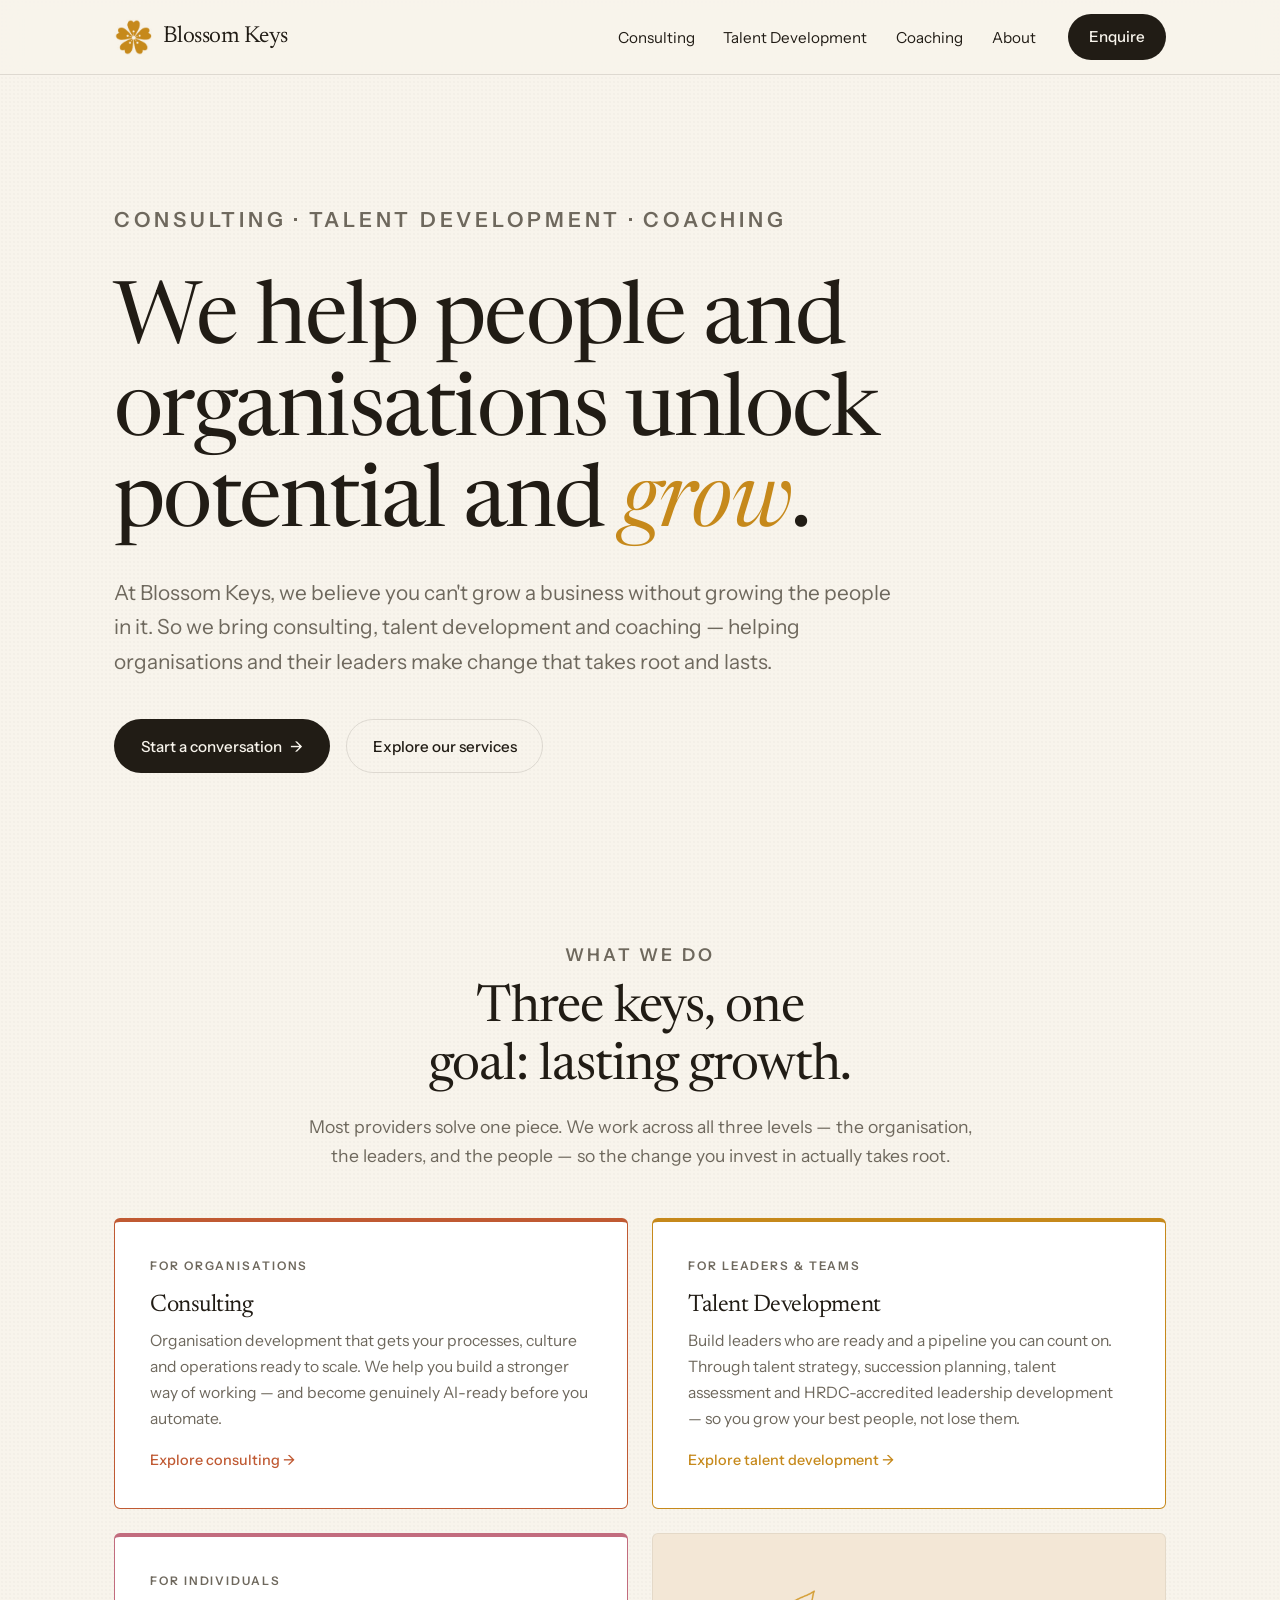
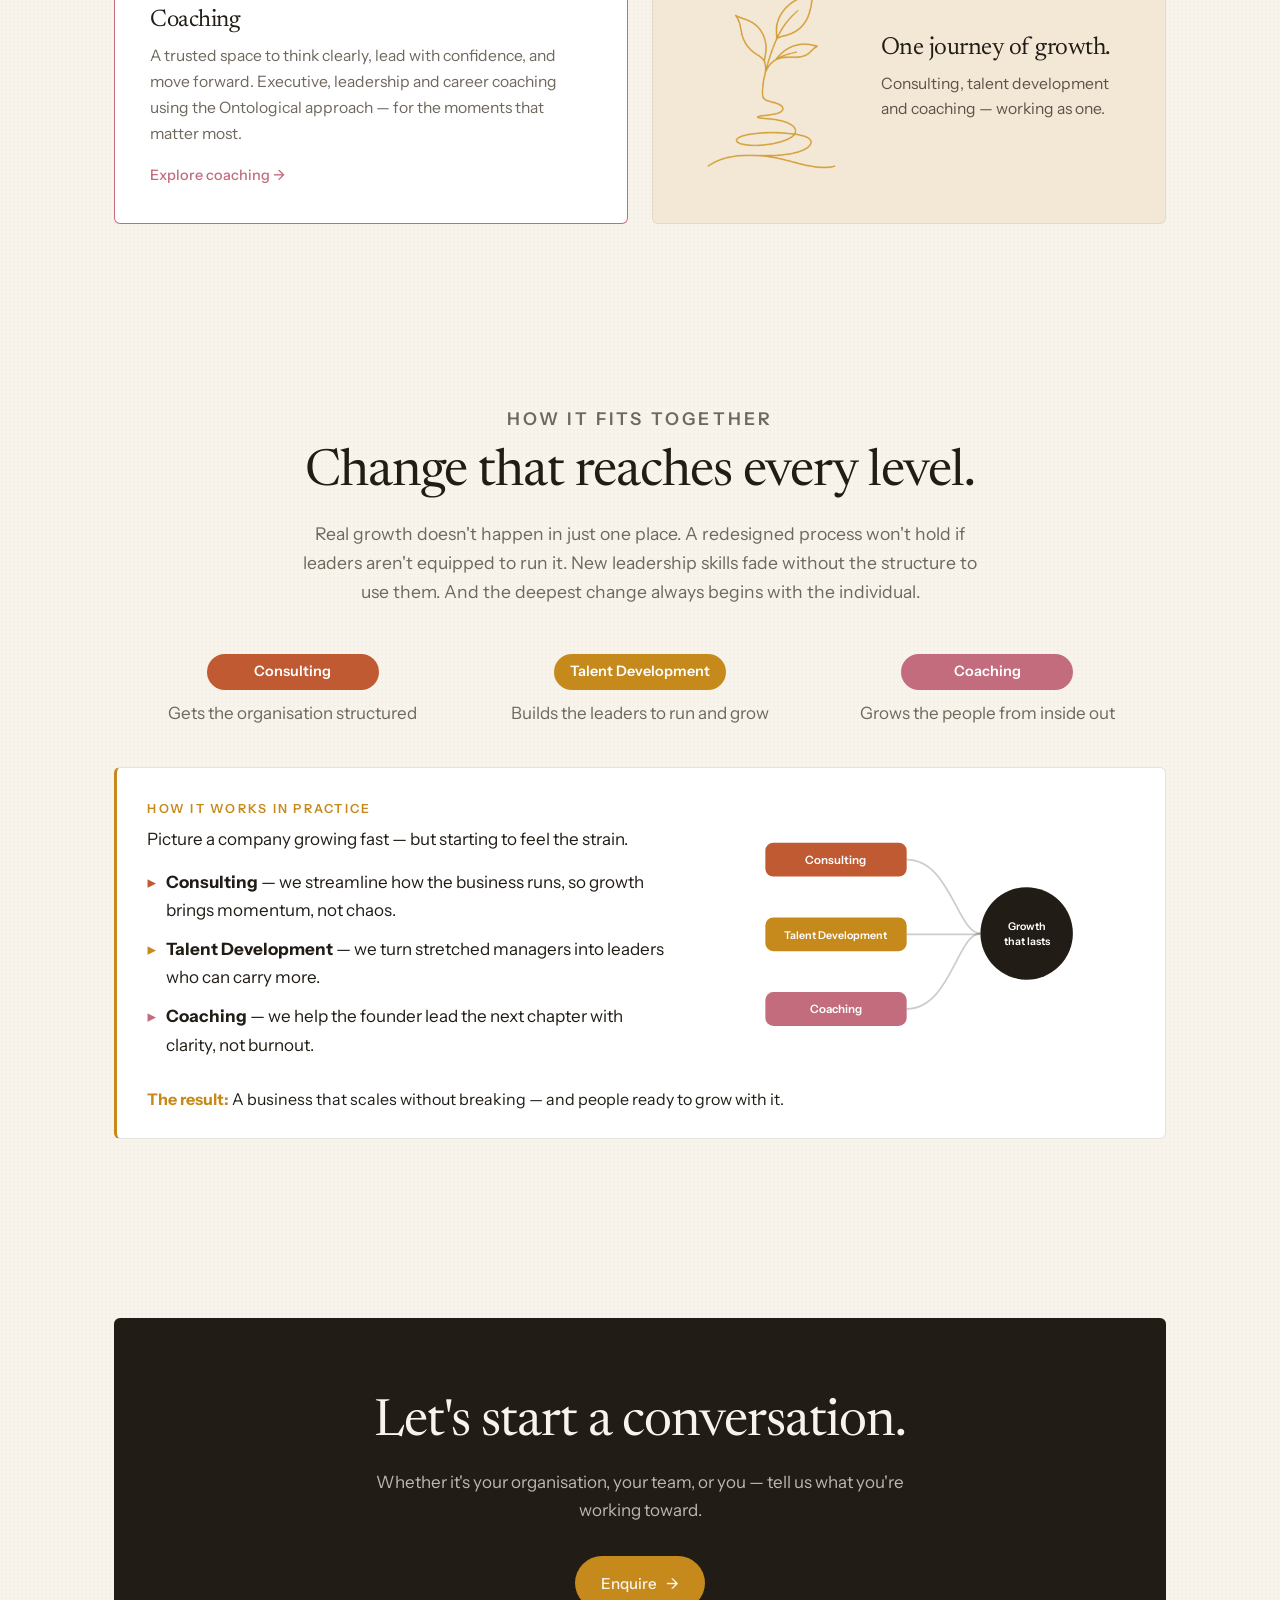
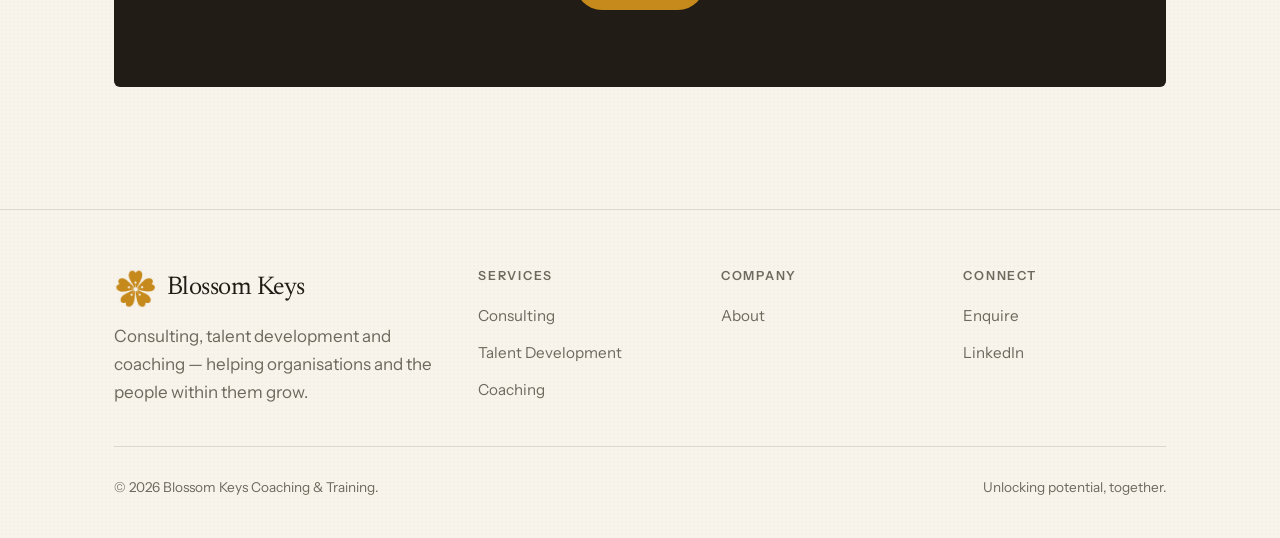
<file: index.html>
<!DOCTYPE html>
<html lang="en"><head>
<meta charset="UTF-8" /><meta name="viewport" content="width=device-width, initial-scale=1.0" />
<title>Blossom Keys | Consulting, Talent Development and Coaching</title><meta name="description" content="Blossom Keys helps organisations and the people within them grow &mdash; through consulting, talent development and coaching that work together." />
<meta property="og:title" content="Blossom Keys | Consulting, Talent Development and Coaching"><meta property="og:description" content="Blossom Keys helps organisations and the people within them grow &mdash; through consulting, talent development and coaching that work together."><meta property="og:type" content="website"><meta property="og:url" content="https://www.blossomkeys.com/"><meta property="og:site_name" content="Blossom Keys Coaching &amp; Training"><meta name="twitter:card" content="summary_large_image"><link rel="canonical" href="https://www.blossomkeys.com/">
<link rel="preconnect" href="https://fonts.googleapis.com"><link rel="preconnect" href="https://fonts.gstatic.com" crossorigin><link href="https://fonts.googleapis.com/css2?family=Instrument+Sans:wght@400;500;600&family=Newsreader:ital,opsz,wght@0,6..72,400;0,6..72,500;1,6..72,400&display=swap" rel="stylesheet">
<link rel="stylesheet" href="css/styles.css" />
<script type="application/ld+json">{"@context": "https://schema.org", "@type": "ProfessionalService", "name": "Blossom Keys Coaching & Training", "description": "Consulting, talent development and coaching for organisations and the people within them.", "url": "https://www.blossomkeys.com", "email": "puicheng.wong@blossomkeys.com", "areaServed": ["Malaysia", "Southeast Asia"], "founder": {"@type": "Person", "name": "Wong Pui Cheng", "alternateName": "Shereen Wong", "jobTitle": "Director"}, "knowsAbout": ["Organisation Development", "Talent Development", "Talent Strategy", "Succession Planning", "Talent Assessment", "Leadership Development", "Executive Coaching", "Ontological Coaching", "Change Management", "AI Readiness"], "sameAs": ["https://my.linkedin.com/in/pui-cheng-shereen-wong"]}</script>
<link rel="icon" type="image/png" sizes="32x32" href="images/favicon-32x32.png"><link rel="icon" type="image/png" sizes="16x16" href="images/favicon-16x16.png"><link rel="icon" href="favicon.ico" sizes="any"><link rel="apple-touch-icon" href="images/apple-touch-icon.png"><meta property="og:image" content="https://www.blossomkeys.com/images/og-image.png"><meta property="og:image:width" content="1200"><meta property="og:image:height" content="630"><meta name="twitter:image" content="https://www.blossomkeys.com/images/og-image.png"></head><body>
<header class="site-header"><div class="container nav">
      <a href="index.html" class="brand"><img src="images/logo-gold.png" class="brand-mark" alt="Blossom Keys logo">Blossom Keys</a>
      <button class="nav-toggle" aria-label="Menu"><span></span><span></span><span></span></button>
      <div class="nav-right"><ul class="nav-links"><li><a href="consulting.html">Consulting</a></li><li><a href="talent-development.html">Talent Development</a></li><li><a href="coaching.html">Coaching</a></li><li><a href="about.html">About</a></li></ul>
      <a href="about.html#contact" class="btn btn-primary">Enquire</a></div>
    </div></header>
<main>
<section class="hero">
  <div class="container">
      <p class="eyebrow reveal">Consulting &middot; Talent Development &middot; Coaching</p>
      <h1 class="reveal">We help people and organisations unlock potential and <em>grow</em>.</h1>
      <p class="reveal">At Blossom Keys, we believe you can&#39;t grow a business without growing the people in it. So we bring consulting, talent development and coaching &mdash; helping organisations and their leaders make change that takes root and lasts.</p>
      <div class="hero-actions reveal">
        <a href="about.html#contact" class="btn btn-primary">Start a conversation <span class="arrow">&rarr;</span></a>
        <a href="#keys" class="btn btn-ghost">Explore our services</a>
      </div>
  </div>
</section>

<section id="keys">
  <div class="container">
    <div class="section-head section-head--center reveal">
      <p class="eyebrow">What we do</p>
      <h2>Three keys, one goal: lasting growth.</h2>
      <p>Most providers solve one piece. We work across all three levels &mdash; the organisation, the leaders, and the people &mdash; so the change you invest in actually takes root.</p>
    </div>
    <div class="grid grid-2">
      <div class="card pillar consult reveal">
        <p class="level">For organisations</p><h3>Consulting</h3>
        <p>Organisation development that gets your processes, culture and operations ready to scale. We help you build a stronger way of working &mdash; and become genuinely AI-ready before you automate.</p>
        <a href="consulting.html" class="more">Explore consulting &rarr;</a>
      </div>
      <div class="card pillar train reveal">
        <p class="level">For leaders &amp; teams</p><h3>Talent Development</h3>
        <p>Build leaders who are ready and a pipeline you can count on. Through talent strategy, succession planning, talent assessment and HRDC-accredited leadership development &mdash; so you grow your best people, not lose them.</p>
        <a href="talent-development.html" class="more">Explore talent development &rarr;</a>
      </div>
      <div class="card pillar coach reveal">
        <p class="level">For individuals</p><h3>Coaching</h3>
        <p>A trusted space to think clearly, lead with confidence, and move forward. Executive, leadership and career coaching using the Ontological approach &mdash; for the moments that matter most.</p>
        <a href="coaching.html" class="more">Explore coaching &rarr;</a>
      </div>
      <div class="tile-visual reveal">
        <img class="tile-img" src="images/one-journey.png" alt="A single-line illustration of a young plant growing">
        <div class="tile-text">
          <h3>One journey of growth.</h3>
          <p>Consulting, talent development and coaching &mdash; working as one.</p>
        </div>
      </div>
    </div>
  </div>
</section>

<section>
  <div class="container">
    <div class="section-head section-head--center reveal">
      <p class="eyebrow">How it fits together</p>
      <h2>Change that reaches every level.</h2>
      <p>Real growth doesn&#39;t happen in just one place. A redesigned process won&#39;t hold if leaders aren&#39;t equipped to run it. New leadership skills fade without the structure to use them. And the deepest change always begins with the individual.</p>
    </div>
    <ul class="fit-list fit-row reveal">
      <li><span class="pill pill-consult">Consulting</span><span class="desc">Gets the organisation structured</span></li>
      <li><span class="pill pill-train">Talent Development</span><span class="desc">Builds the leaders to run and grow</span></li>
      <li><span class="pill pill-coach">Coaching</span><span class="desc">Grows the people from inside out</span></li>
    </ul>
    <div class="example reveal" style="margin-top:2.5rem;">
      <div class="ex-grid">
        <div>
          <p class="eyebrow">How it works in practice</p>
          <p style="margin-top:0.4rem;">Picture a company growing fast &mdash; but starting to feel the strain.</p>
          <ul class="ex-list">
            <li><span class="tick" style="color:var(--c-consult);">&#9656;</span> <span><strong>Consulting</strong> &mdash; we streamline how the business runs, so growth brings momentum, not chaos.</span></li>
            <li><span class="tick" style="color:var(--c-train);">&#9656;</span> <span><strong>Talent Development</strong> &mdash; we turn stretched managers into leaders who can carry more.</span></li>
            <li><span class="tick" style="color:var(--c-coach);">&#9656;</span> <span><strong>Coaching</strong> &mdash; we help the founder lead the next chapter with clarity, not burnout.</span></li>
          </ul>
        </div>
        <div><svg class="conv-svg" viewBox="0 0 360 280" xmlns="http://www.w3.org/2000/svg" aria-hidden="true">
<g stroke="rgba(33,28,21,0.22)" stroke-width="2" fill="none">
<path d="M165 57 C214 57 222 140 248 140"/><path d="M165 141 H248"/><path d="M165 225 C214 225 222 140 248 140"/></g>
<g font-family="Instrument Sans, sans-serif" font-weight="600">
<rect x="6" y="38" width="159" height="38" rx="9" fill="#C05A33"/><text x="85" y="62" text-anchor="middle" fill="#fff" font-size="13">Consulting</text>
<rect x="6" y="122" width="159" height="38" rx="9" fill="#C6891B"/><text x="85" y="146" text-anchor="middle" fill="#fff" font-size="12">Talent Development</text>
<rect x="6" y="206" width="159" height="38" rx="9" fill="#C26C7E"/><text x="85" y="230" text-anchor="middle" fill="#fff" font-size="13">Coaching</text>
<circle cx="300" cy="140" r="52" fill="#211C15"/>
<text text-anchor="middle" fill="#fff" font-size="12" font-weight="600"><tspan x="300" y="136">Growth</tspan><tspan x="300" y="153">that lasts</tspan></text></g></svg></div>
      </div>
      <div class="ex-result"><strong>The result:</strong> A business that scales without breaking &mdash; and people ready to grow with it.</div>
    </div>
  </div>
</section>

<section><div class="container"><div class="cta reveal">
<h2>Let&#39;s start a conversation.</h2>
<p>Whether it&#39;s your organisation, your team, or you &mdash; tell us what you&#39;re working toward.</p>
<a href="about.html#contact" class="btn btn-primary">Enquire <span class="arrow">&rarr;</span></a>
</div></div></section>
</main>
<footer class="site-footer"><div class="container">
      <div class="footer-top">
        <div class="footer-brand"><a href="index.html" class="brand"><img src="images/logo-gold.png" class="brand-mark" alt="Blossom Keys logo">Blossom Keys</a>
          <p class="muted" style="max-width:42ch;margin-top:0.7rem;">Consulting, talent development and coaching &mdash; helping organisations and the people within them grow.</p></div>
        <div class="footer-col"><h4>Services</h4><ul>
          <li><a href="consulting.html">Consulting</a></li>
          <li><a href="talent-development.html">Talent Development</a></li>
          <li><a href="coaching.html">Coaching</a></li></ul></div>
        <div class="footer-col"><h4>Company</h4><ul>
          <li><a href="about.html">About</a></li></ul></div>
        <div class="footer-col"><h4>Connect</h4><ul>
          <li><a href="about.html#contact">Enquire</a></li>
          <li><a href="https://my.linkedin.com/in/pui-cheng-shereen-wong" target="_blank" rel="noopener">LinkedIn</a></li></ul></div>
      </div>
      <div class="footer-bottom"><span>&copy; 2026 Blossom Keys Coaching &amp; Training.</span><span>Unlocking potential, together.</span></div>
    </div></footer>
<script src="js/main.js"></script>
</body></html>
</file>
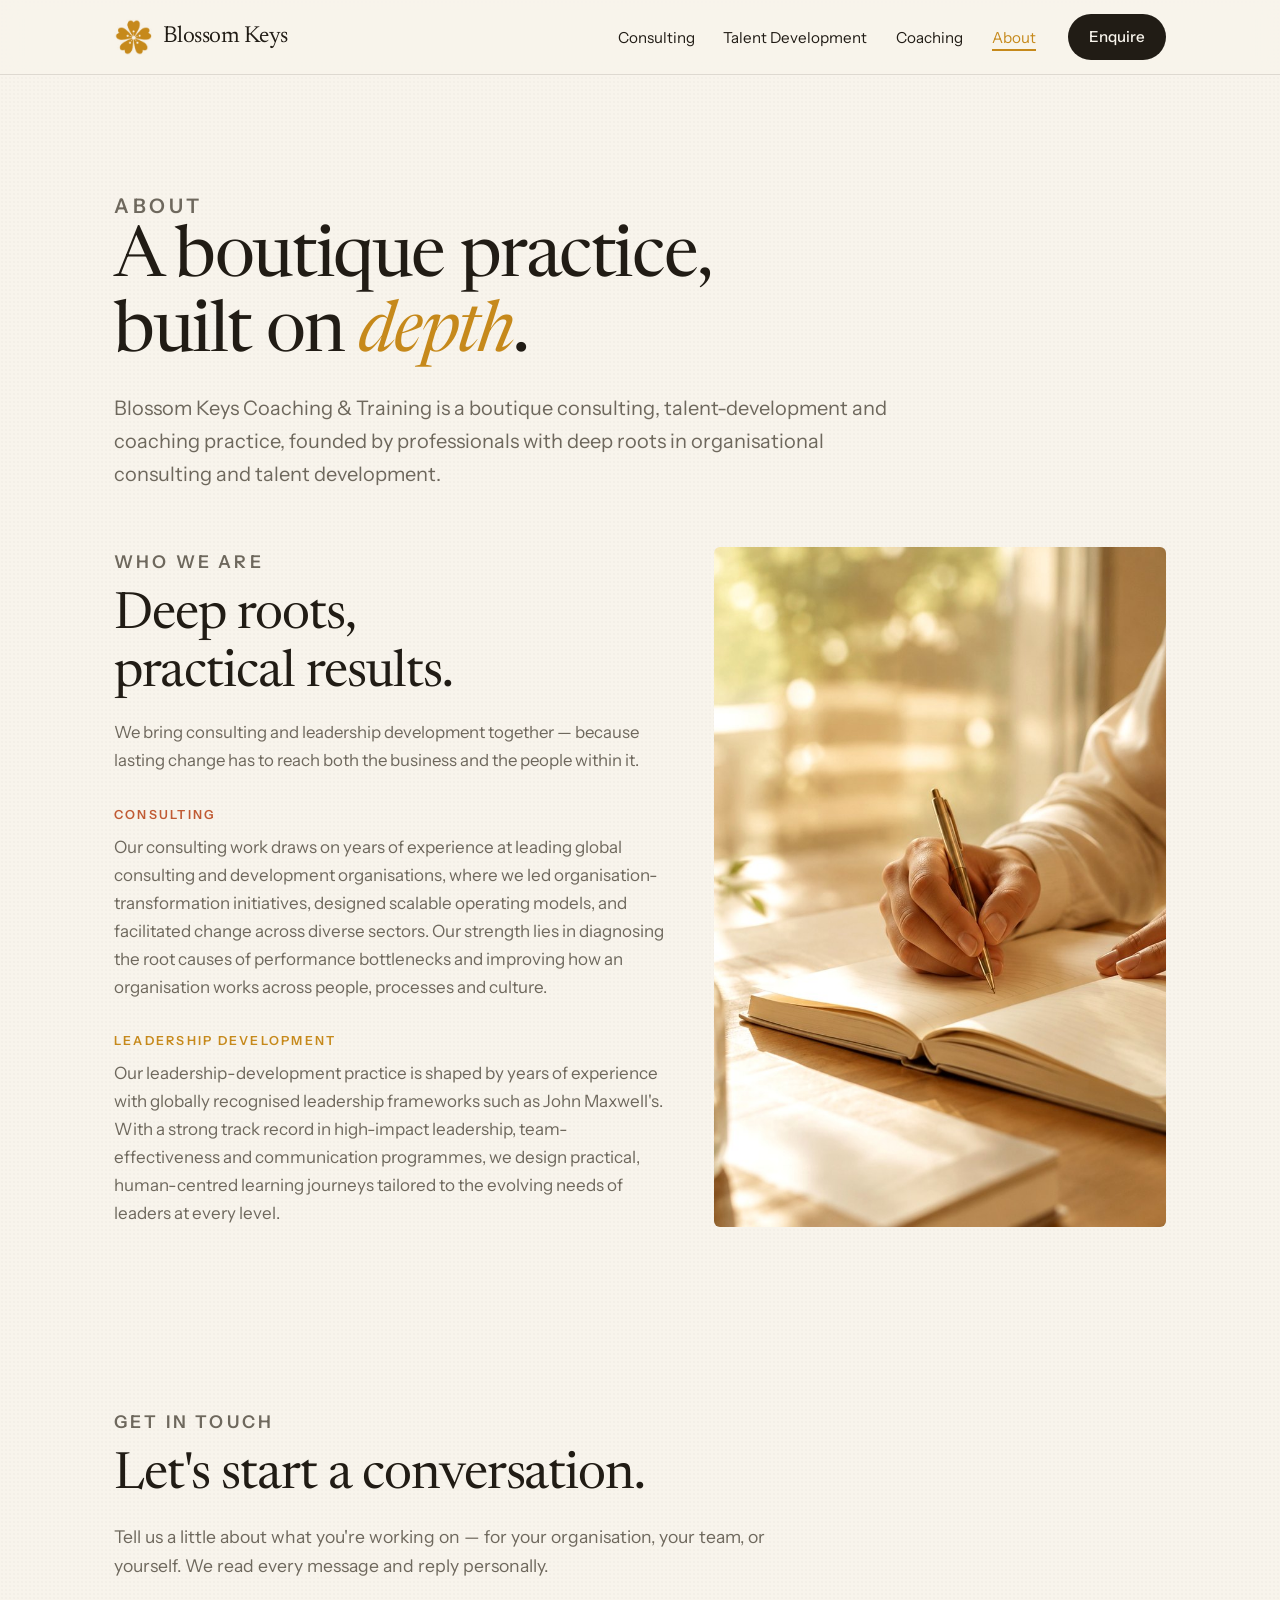
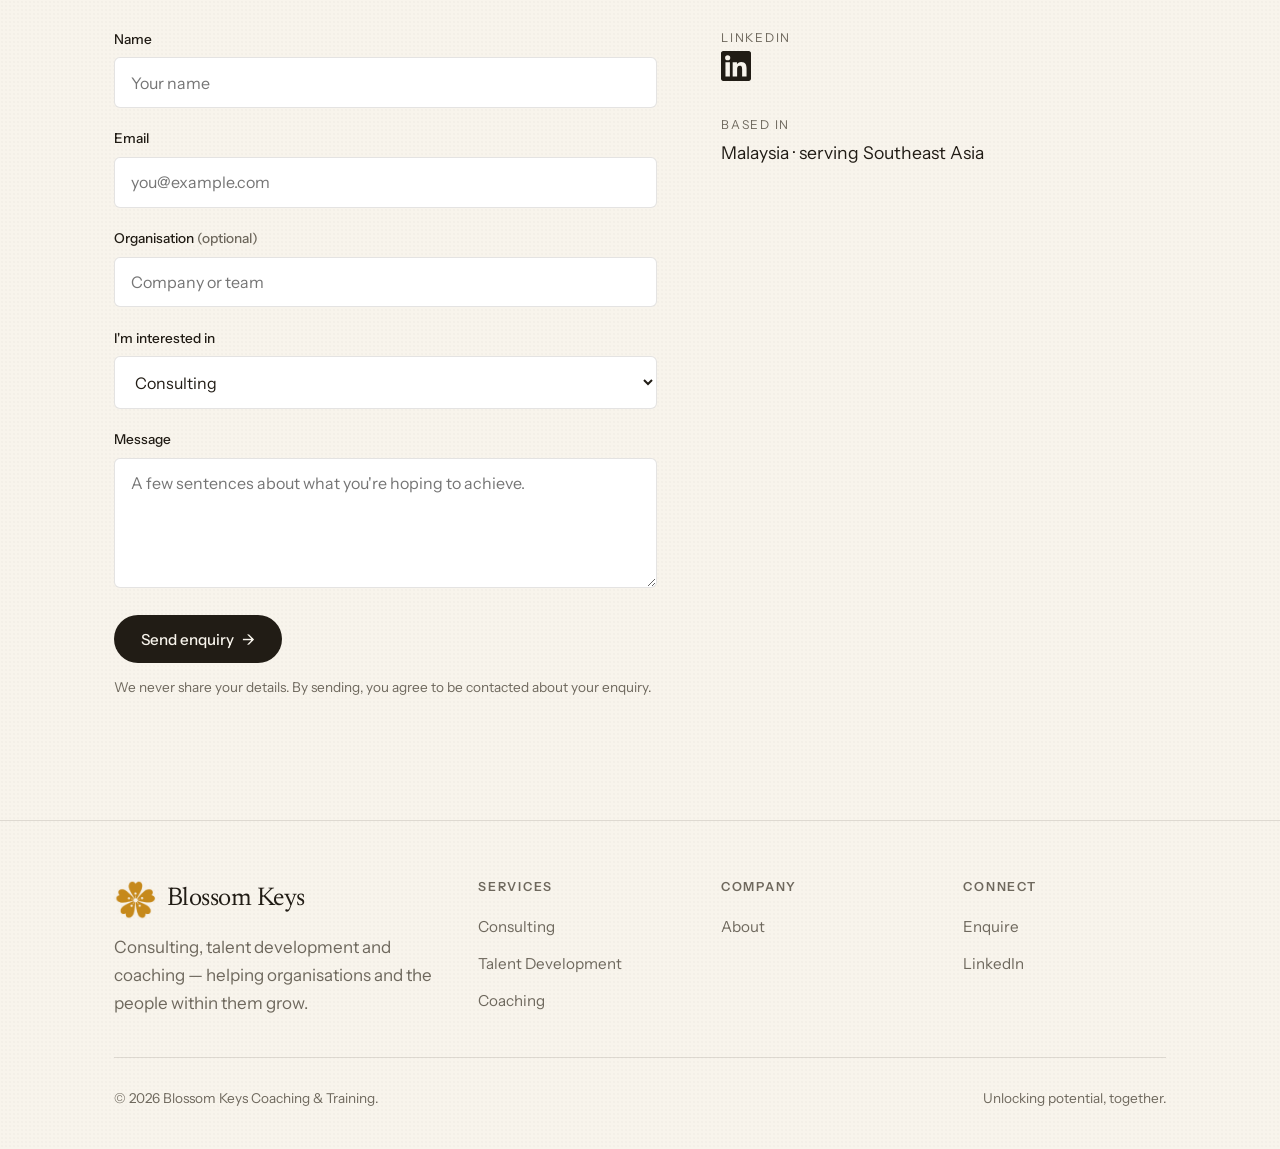
<file: about.html>
<!DOCTYPE html>
<html lang="en"><head>
<meta charset="UTF-8" /><meta name="viewport" content="width=device-width, initial-scale=1.0" />
<title>About Wong Pui Cheng (Shereen) | Blossom Keys Coaching and Training</title><meta name="description" content="Blossom Keys is a boutique consulting and leadership-development practice in Malaysia, with deep roots in organisation transformation and human-centred leadership development." />
<meta property="og:title" content="About Wong Pui Cheng (Shereen) | Blossom Keys Coaching and Training"><meta property="og:description" content="Blossom Keys is a boutique consulting and leadership-development practice in Malaysia, with deep roots in organisation transformation and human-centred leadership development."><meta property="og:type" content="website"><meta property="og:url" content="https://www.blossomkeys.com/about.html"><meta property="og:site_name" content="Blossom Keys Coaching &amp; Training"><meta name="twitter:card" content="summary_large_image"><link rel="canonical" href="https://www.blossomkeys.com/about.html">
<link rel="preconnect" href="https://fonts.googleapis.com"><link rel="preconnect" href="https://fonts.gstatic.com" crossorigin><link href="https://fonts.googleapis.com/css2?family=Instrument+Sans:wght@400;500;600&family=Newsreader:ital,opsz,wght@0,6..72,400;0,6..72,500;1,6..72,400&display=swap" rel="stylesheet">
<link rel="stylesheet" href="css/styles.css" />
<script type="application/ld+json">{"@context": "https://schema.org", "@type": "Person", "name": "Wong Pui Cheng", "alternateName": "Shereen Wong", "jobTitle": "Director, Coach & Consultant", "worksFor": {"@type": "Organization", "name": "Blossom Keys Coaching & Training", "url": "https://www.blossomkeys.com"}, "email": "puicheng.wong@blossomkeys.com", "url": "https://www.blossomkeys.com/about.html", "sameAs": ["https://my.linkedin.com/in/pui-cheng-shereen-wong"], "knowsAbout": ["Ontological Coaching", "Talent Development", "Succession Planning", "Leadership Development", "Organisation Development", "Change Management", "Executive Coaching"], "alumniOf": ["University of Malaya", "Newfield Asia"]}</script>
<link rel="icon" type="image/png" sizes="32x32" href="images/favicon-32x32.png"><link rel="icon" type="image/png" sizes="16x16" href="images/favicon-16x16.png"><link rel="icon" href="favicon.ico" sizes="any"><link rel="apple-touch-icon" href="images/apple-touch-icon.png"><meta property="og:image" content="https://www.blossomkeys.com/images/og-image.png"><meta property="og:image:width" content="1200"><meta property="og:image:height" content="630"><meta name="twitter:image" content="https://www.blossomkeys.com/images/og-image.png"></head><body>
<header class="site-header"><div class="container nav">
      <a href="index.html" class="brand"><img src="images/logo-gold.png" class="brand-mark" alt="Blossom Keys logo">Blossom Keys</a>
      <button class="nav-toggle" aria-label="Menu"><span></span><span></span><span></span></button>
      <div class="nav-right"><ul class="nav-links"><li><a href="consulting.html">Consulting</a></li><li><a href="talent-development.html">Talent Development</a></li><li><a href="coaching.html">Coaching</a></li><li><a href="about.html" class="active">About</a></li></ul>
      <a href="about.html#contact" class="btn btn-primary">Enquire</a></div>
    </div></header>
<main>
<section class="page-hero"><div class="container">
    <p class="eyebrow reveal">About</p>
    <h1 class="reveal">A boutique practice, built on <em>depth</em>.</h1>
    <p class="reveal">Blossom Keys Coaching &amp; Training is a boutique consulting, talent-development and coaching practice, founded by professionals with deep roots in organisational consulting and talent development.</p>
</div></section>

<section style="padding-top:1.5rem;"><div class="container about-who">
  <div class="reveal">
    <div class="section-head" style="margin-bottom:1rem;"><p class="eyebrow">Who we are</p><h2>Deep roots, practical results.</h2></div>
    <p class="about-lead reveal">We bring consulting and leadership development together &mdash; because lasting change has to reach both the business and the people within it.</p>
    <div class="about-block">
      <p class="eyebrow" style="color:var(--c-consult);">Consulting</p>
      <p>Our consulting work draws on years of experience at leading global consulting and development organisations, where we led organisation-transformation initiatives, designed scalable operating models, and facilitated change across diverse sectors. Our strength lies in diagnosing the root causes of performance bottlenecks and improving how an organisation works across people, processes and culture.</p>
    </div>
    <div class="about-block">
      <p class="eyebrow" style="color:var(--c-train);">Leadership development</p>
      <p>Our leadership-development practice is shaped by years of experience with globally recognised leadership frameworks such as John Maxwell&#39;s. With a strong track record in high-impact leadership, team-effectiveness and communication programmes, we design practical, human-centred learning journeys tailored to the evolving needs of leaders at every level.</p>
    </div>
  </div>
  <div class="about-media reveal"><img src="images/about.jpg" alt="Hands writing in a notebook at a sunlit table"></div>
</div></section>

<section id="contact"><div class="container">
  <div class="section-head reveal"><p class="eyebrow">Get in touch</p><h2>Let&#39;s start a conversation.</h2><p>Tell us a little about what you&#39;re working on &mdash; for your organisation, your team, or yourself. We read every message and reply personally.</p></div>
  <div class="contact-grid">
    <form id="contact-form" class="reveal" action="https://api.web3forms.com/submit" method="POST" novalidate>
      <input type="hidden" name="access_key" value="042ac251-a9a2-43de-9b7b-946aedfa8c02">
      <input type="hidden" name="subject" value="New enquiry from blossomkeys.com">
      <input type="hidden" name="from_name" value="Blossom Keys Website">
      <input type="checkbox" name="botcheck" style="display:none" tabindex="-1" aria-hidden="true">
      <div class="field"><label for="name">Name</label><input type="text" id="name" name="name" required placeholder="Your name" /></div>
      <div class="field"><label for="email">Email</label><input type="email" id="email" name="email" required placeholder="you@example.com" /></div>
      <div class="field"><label for="org">Organisation <span class="muted">(optional)</span></label><input type="text" id="org" name="org" placeholder="Company or team" /></div>
      <div class="field"><label for="topic">I&#39;m interested in</label>
        <select id="topic" name="topic">
          <option>Consulting</option>
          <option>Talent Development</option>
          <option>Coaching</option>
          <option>Others</option>
        </select></div>
      <div class="field"><label for="message">Message</label><textarea id="message" name="message" placeholder="A few sentences about what you&#39;re hoping to achieve."></textarea></div>
      <button type="submit" class="btn btn-primary">Send enquiry <span class="arrow">&rarr;</span></button>
      <p class="form-note" id="form-status">We never share your details. By sending, you agree to be contacted about your enquiry.</p>
    </form>
    <aside class="contact-info reveal">
      <div><p class="label">LinkedIn</p><a href="https://my.linkedin.com/in/pui-cheng-shereen-wong" target="_blank" rel="noopener" class="social-ic" aria-label="LinkedIn — Wong Pui Cheng (Shereen)"><svg viewBox="0 0 24 24" fill="currentColor" aria-hidden="true"><path d="M20.45 20.45h-3.56v-5.57c0-1.33-.02-3.04-1.85-3.04-1.86 0-2.14 1.45-2.14 2.94v5.67H9.34V9h3.42v1.56h.05c.48-.9 1.64-1.85 3.37-1.85 3.6 0 4.27 2.37 4.27 5.46v6.28zM5.34 7.43a2.06 2.06 0 1 1 0-4.13 2.06 2.06 0 0 1 0 4.13zM7.12 20.45H3.56V9h3.56v11.45zM22.22 0H1.77C.79 0 0 .77 0 1.73v20.54C0 23.23.79 24 1.77 24h20.45c.98 0 1.78-.77 1.78-1.73V1.73C24 .77 23.2 0 22.22 0z"/></svg></a></div>
      <div><p class="label">Based in</p><p>Malaysia &middot; serving Southeast Asia</p></div>
    </aside>
  </div>
</div></section>
</main>
<footer class="site-footer"><div class="container">
      <div class="footer-top">
        <div class="footer-brand"><a href="index.html" class="brand"><img src="images/logo-gold.png" class="brand-mark" alt="Blossom Keys logo">Blossom Keys</a>
          <p class="muted" style="max-width:42ch;margin-top:0.7rem;">Consulting, talent development and coaching &mdash; helping organisations and the people within them grow.</p></div>
        <div class="footer-col"><h4>Services</h4><ul>
          <li><a href="consulting.html">Consulting</a></li>
          <li><a href="talent-development.html">Talent Development</a></li>
          <li><a href="coaching.html">Coaching</a></li></ul></div>
        <div class="footer-col"><h4>Company</h4><ul>
          <li><a href="about.html">About</a></li></ul></div>
        <div class="footer-col"><h4>Connect</h4><ul>
          <li><a href="about.html#contact">Enquire</a></li>
          <li><a href="https://my.linkedin.com/in/pui-cheng-shereen-wong" target="_blank" rel="noopener">LinkedIn</a></li></ul></div>
      </div>
      <div class="footer-bottom"><span>&copy; 2026 Blossom Keys Coaching &amp; Training.</span><span>Unlocking potential, together.</span></div>
    </div></footer>
<script src="js/main.js"></script>
</body></html>
</file>
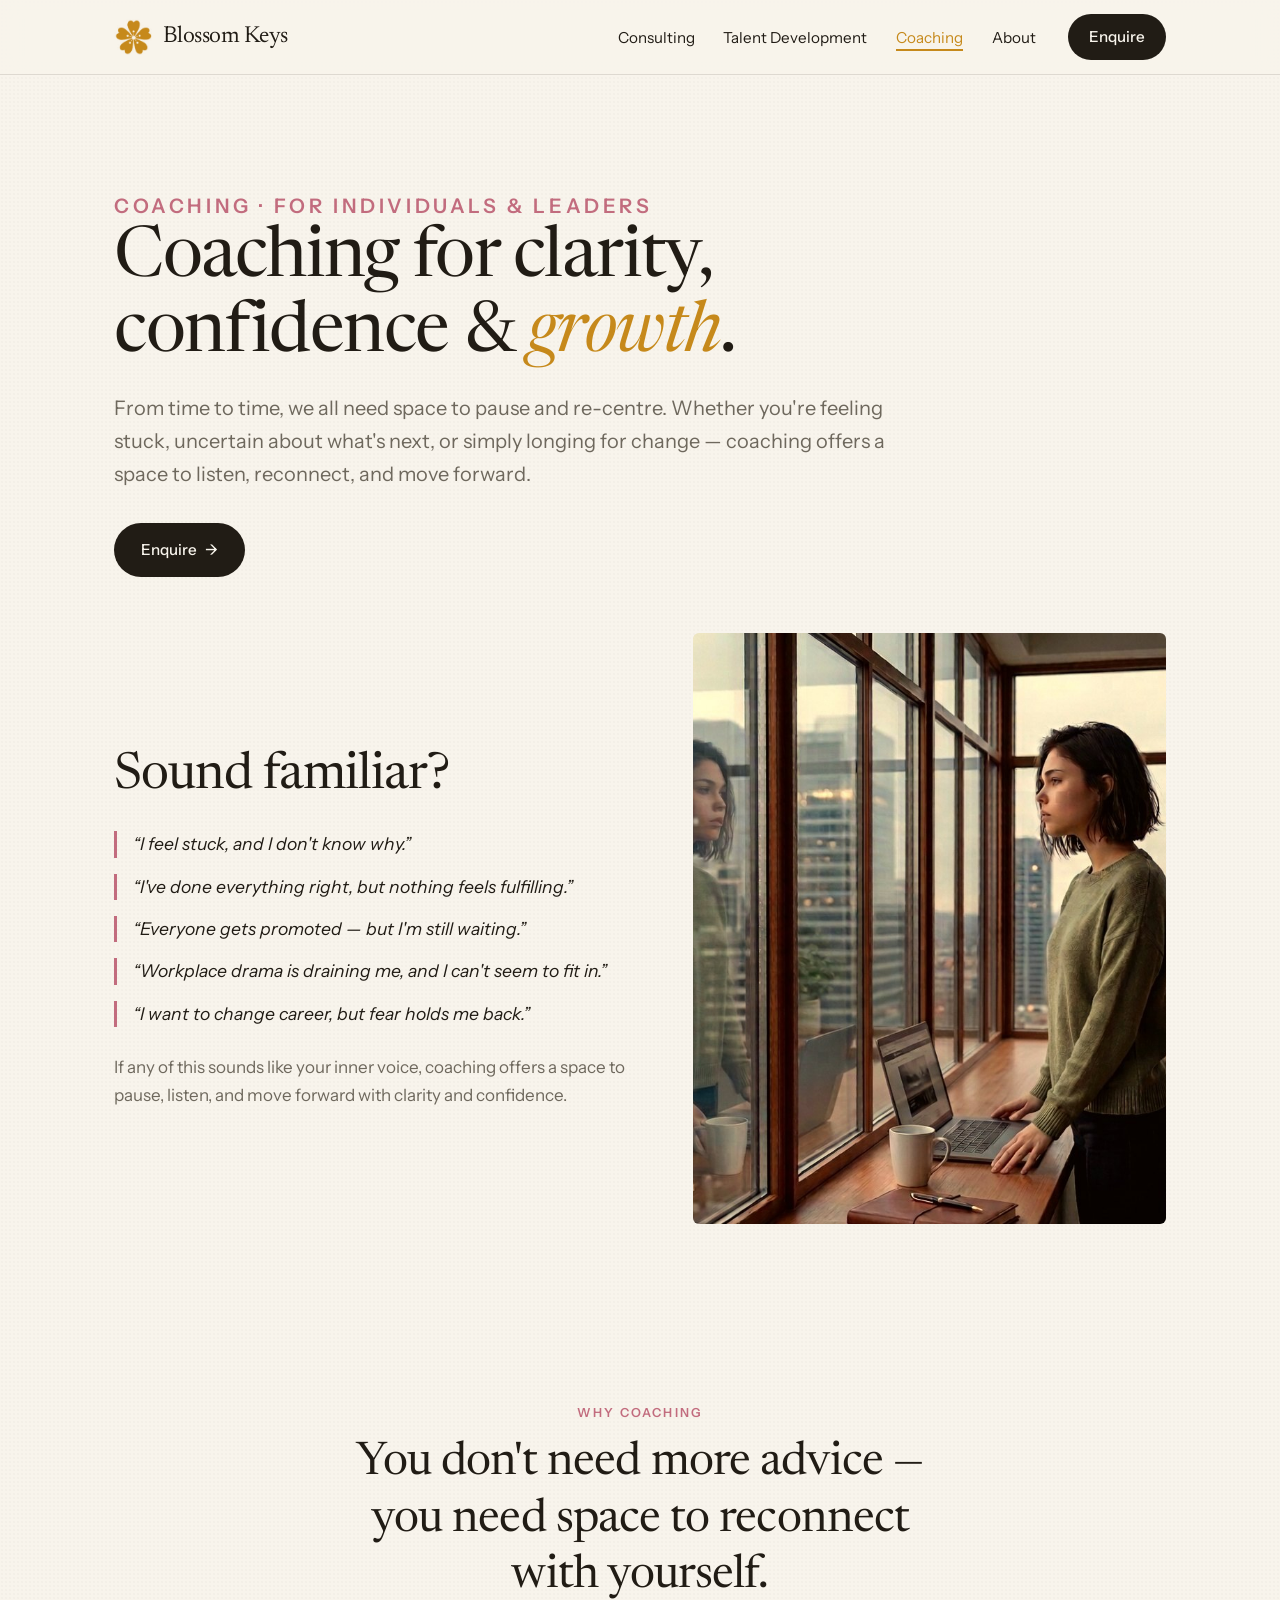
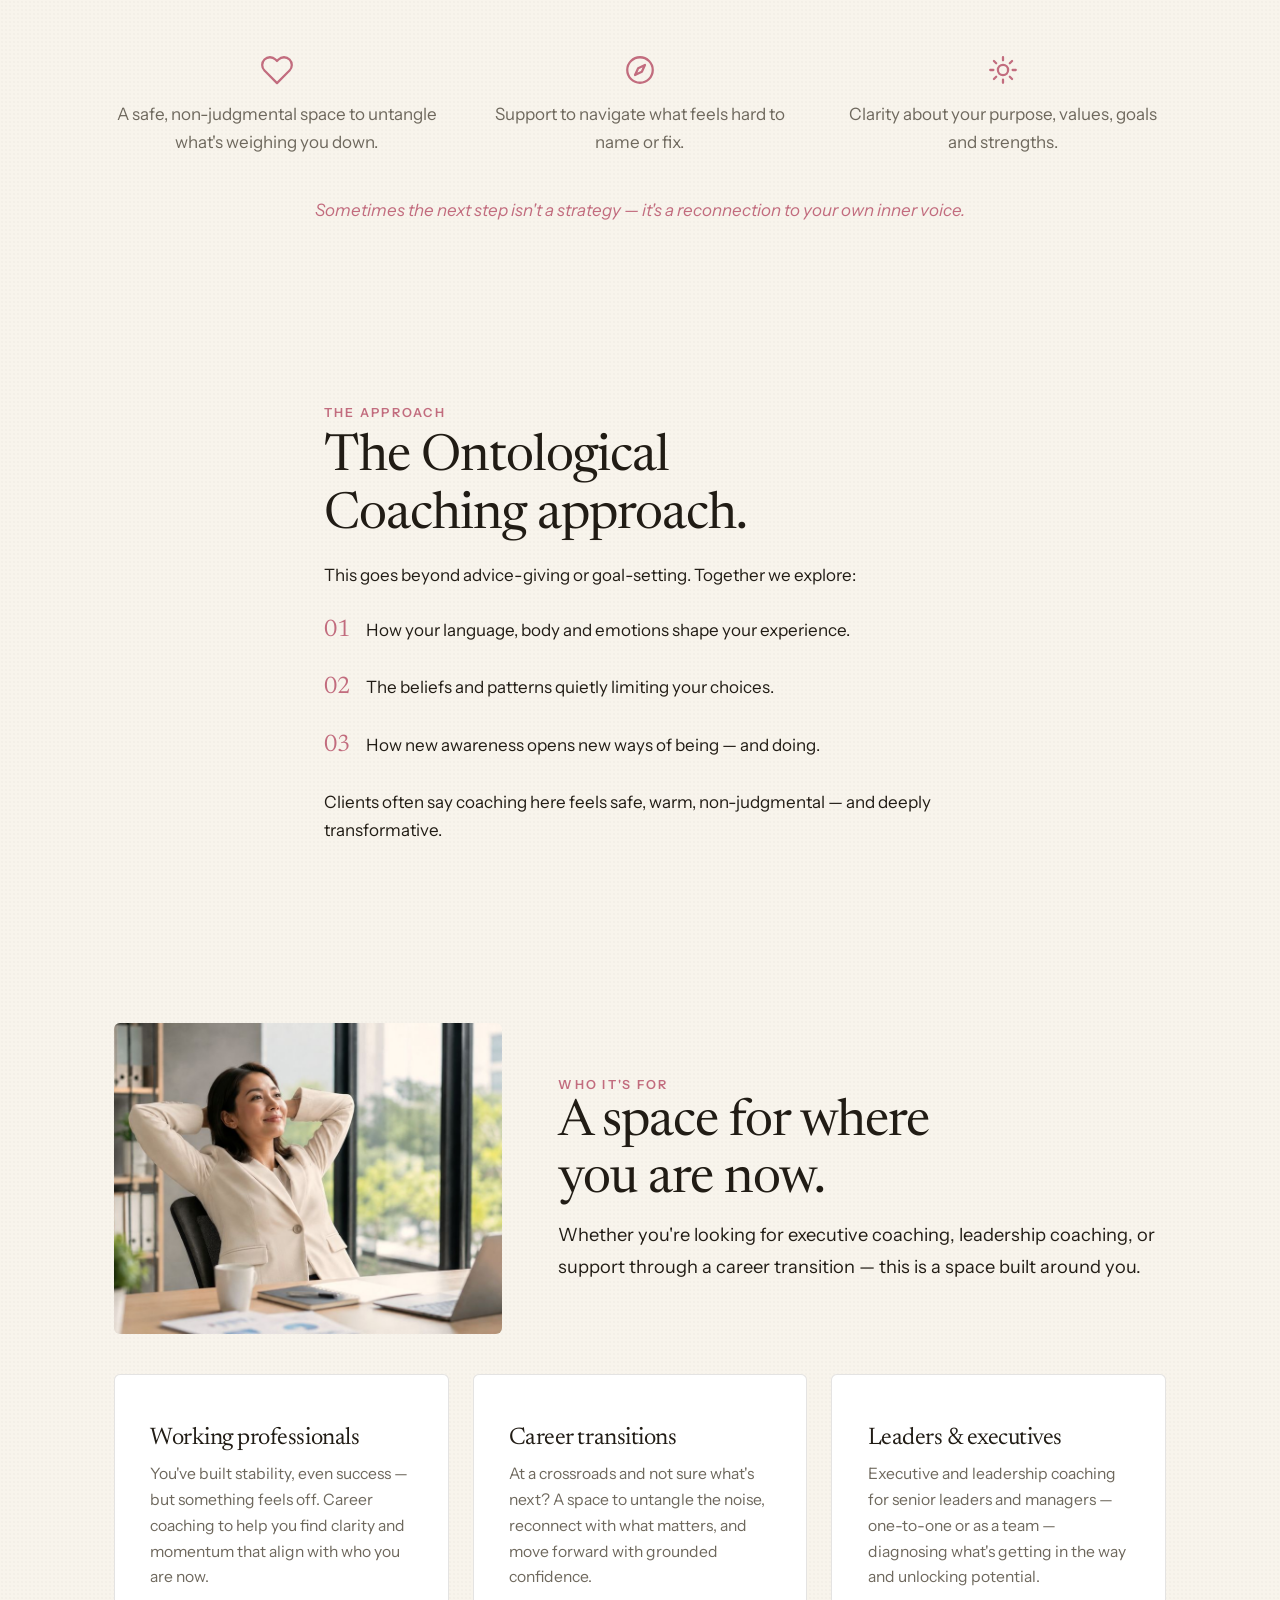
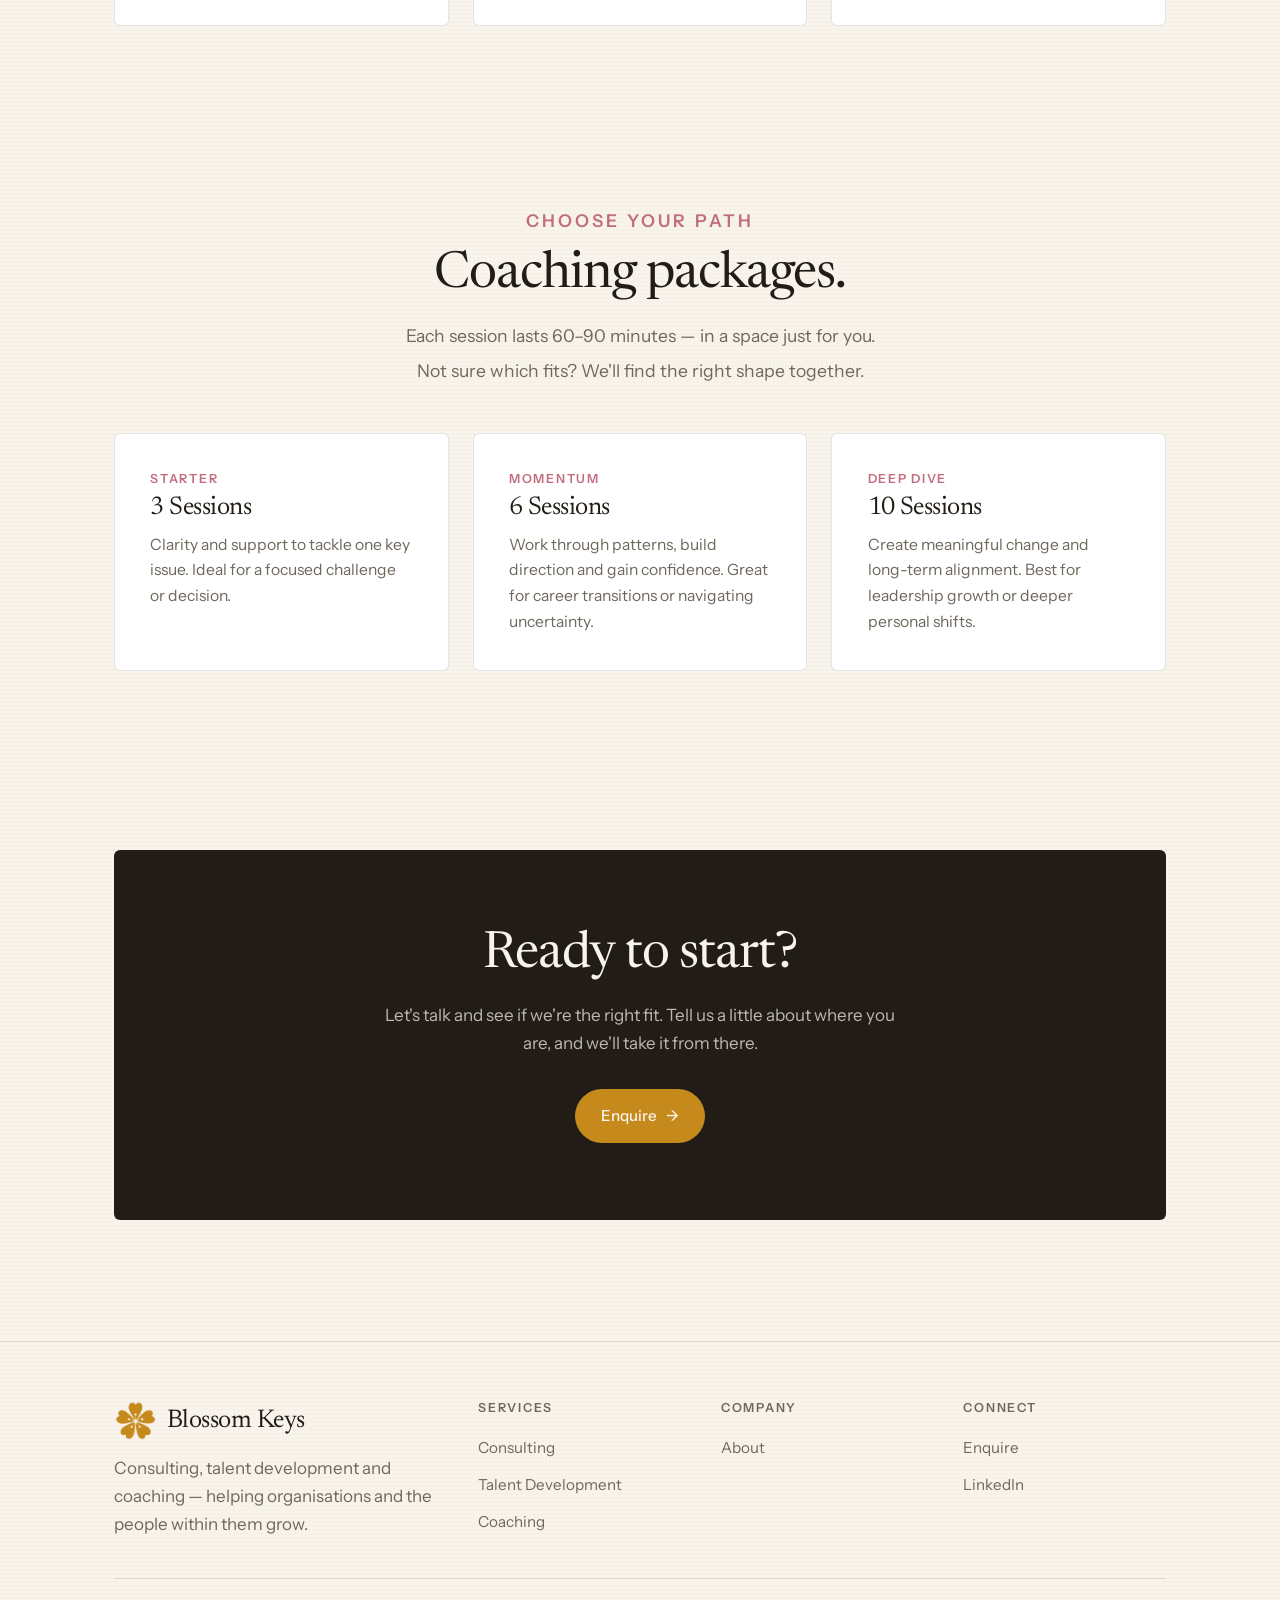
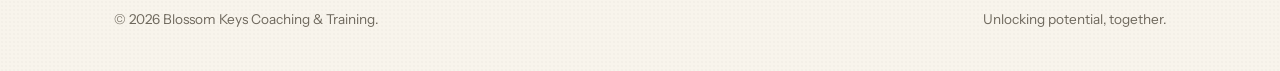
<file: coaching.html>
<!DOCTYPE html>
<html lang="en"><head>
<meta charset="UTF-8" /><meta name="viewport" content="width=device-width, initial-scale=1.0" />
<title>Executive, Leadership and Career Coaching Malaysia | Blossom Keys</title><meta name="description" content="Ontological coaching for clarity, confidence and growth. Executive, leadership and career-transition coaching for professionals in Malaysia. Book a free discovery call." />
<meta property="og:title" content="Executive, Leadership and Career Coaching Malaysia | Blossom Keys"><meta property="og:description" content="Ontological coaching for clarity, confidence and growth. Executive, leadership and career-transition coaching for professionals in Malaysia. Book a free discovery call."><meta property="og:type" content="website"><meta property="og:url" content="https://www.blossomkeys.com/coaching.html"><meta property="og:site_name" content="Blossom Keys Coaching &amp; Training"><meta name="twitter:card" content="summary_large_image"><link rel="canonical" href="https://www.blossomkeys.com/coaching.html">
<link rel="preconnect" href="https://fonts.googleapis.com"><link rel="preconnect" href="https://fonts.gstatic.com" crossorigin><link href="https://fonts.googleapis.com/css2?family=Instrument+Sans:wght@400;500;600&family=Newsreader:ital,opsz,wght@0,6..72,400;0,6..72,500;1,6..72,400&display=swap" rel="stylesheet">
<link rel="stylesheet" href="css/styles.css" />

<link rel="icon" type="image/png" sizes="32x32" href="images/favicon-32x32.png"><link rel="icon" type="image/png" sizes="16x16" href="images/favicon-16x16.png"><link rel="icon" href="favicon.ico" sizes="any"><link rel="apple-touch-icon" href="images/apple-touch-icon.png"><meta property="og:image" content="https://www.blossomkeys.com/images/og-image.png"><meta property="og:image:width" content="1200"><meta property="og:image:height" content="630"><meta name="twitter:image" content="https://www.blossomkeys.com/images/og-image.png"></head><body>
<header class="site-header"><div class="container nav">
      <a href="index.html" class="brand"><img src="images/logo-gold.png" class="brand-mark" alt="Blossom Keys logo">Blossom Keys</a>
      <button class="nav-toggle" aria-label="Menu"><span></span><span></span><span></span></button>
      <div class="nav-right"><ul class="nav-links"><li><a href="consulting.html">Consulting</a></li><li><a href="talent-development.html">Talent Development</a></li><li><a href="coaching.html" class="active">Coaching</a></li><li><a href="about.html">About</a></li></ul>
      <a href="about.html#contact" class="btn btn-primary">Enquire</a></div>
    </div></header>
<main>
<section class="page-hero"><div class="container">
    <p class="eyebrow reveal" style="color:var(--c-coach);">Coaching &middot; For individuals &amp; leaders</p>
    <h1 class="reveal">Coaching for clarity, confidence &amp; <em>growth</em>.</h1>
    <p class="reveal">From time to time, we all need space to pause and re-centre. Whether you&#39;re feeling stuck, uncertain about what&#39;s next, or simply longing for change &mdash; coaching offers a space to listen, reconnect, and move forward.</p>
    <div class="hero-actions reveal" style="margin-top:2rem;">
      <a href="about.html#contact" class="btn btn-primary">Enquire <span class="arrow">&rarr;</span></a>
    </div>
</div></section>

<section style="padding-top:1.5rem;"><div class="container">
  <div class="familiar">
    <div class="familiar-text reveal">
      <h2>Sound familiar?</h2>
      <ul class="quote-lines">
        <li>&ldquo;I feel stuck, and I don&#39;t know why.&rdquo;</li>
        <li>&ldquo;I&#39;ve done everything right, but nothing feels fulfilling.&rdquo;</li>
        <li>&ldquo;Everyone gets promoted &mdash; but I&#39;m still waiting.&rdquo;</li>
        <li>&ldquo;Workplace drama is draining me, and I can&#39;t seem to fit in.&rdquo;</li>
        <li>&ldquo;I want to change career, but fear holds me back.&rdquo;</li>
      </ul>
      <p class="muted" style="margin-top:1.6rem;max-width:50ch;">If any of this sounds like your inner voice, coaching offers a space to pause, listen, and move forward with clarity and confidence.</p>
    </div>
    <div class="familiar-photo reveal"><img src="images/sound-familiar.jpg" alt="A woman gazing out a rainy window, lost in thought" /></div>
  </div>
</div></section>

<section class="why-center"><div class="container narrow">
  <p class="eyebrow" style="color:var(--c-coach);">Why coaching</p>
  <p class="pull reveal">You don&#39;t need more advice &mdash; you need space to reconnect with yourself.</p>
</div>
<div class="container">
  <div class="support-row reveal">
    <div class="support-item"><svg class="ic" viewBox="0 0 24 24" fill="none" stroke="currentColor" stroke-width="1.6" stroke-linecap="round" stroke-linejoin="round" aria-hidden="true"><path d="M20.84 4.61a5.5 5.5 0 0 0-7.78 0L12 5.67l-1.06-1.06a5.5 5.5 0 0 0-7.78 7.78l1.06 1.06L12 21.23l7.78-7.78 1.06-1.06a5.5 5.5 0 0 0 0-7.78z"/></svg><p>A safe, non-judgmental space to untangle what&#39;s weighing you down.</p></div>
    <div class="support-item"><svg class="ic" viewBox="0 0 24 24" fill="none" stroke="currentColor" stroke-width="1.6" stroke-linecap="round" stroke-linejoin="round" aria-hidden="true"><circle cx="12" cy="12" r="9"/><path d="M15.5 8.5l-2.2 4.8-4.8 2.2 2.2-4.8 4.8-2.2z"/></svg><p>Support to navigate what feels hard to name or fix.</p></div>
    <div class="support-item"><svg class="ic" viewBox="0 0 24 24" fill="none" stroke="currentColor" stroke-width="1.6" stroke-linecap="round" stroke-linejoin="round" aria-hidden="true"><circle cx="12" cy="12" r="3.6"/><path d="M12 3v2.2M12 18.8V21M3 12h2.2M18.8 12H21M5.6 5.6l1.6 1.6M16.8 16.8l1.6 1.6M18.4 5.6l-1.6 1.6M7.2 16.8l-1.6 1.6"/></svg><p>Clarity about your purpose, values, goals and strengths.</p></div>
  </div>
  <p class="why-close reveal">Sometimes the next step isn&#39;t a strategy &mdash; it&#39;s a reconnection to your own inner voice.</p>
</div></section>

<section><div class="container narrow">
  <p class="eyebrow" style="color:var(--c-coach);">The approach</p>
  <h2 style="margin:0.4rem 0 1rem;">The Ontological Coaching approach.</h2>
  <p>This goes beyond advice-giving or goal-setting. Together we explore:</p>
  <ol class="num-list reveal">
    <li><span class="n">01</span><span>How your language, body and emotions shape your experience.</span></li>
    <li><span class="n">02</span><span>The beliefs and patterns quietly limiting your choices.</span></li>
    <li><span class="n">03</span><span>How new awareness opens new ways of being &mdash; and doing.</span></li>
  </ol>
  <p style="margin-top:1.4rem;">Clients often say coaching here feels safe, warm, non-judgmental &mdash; and deeply transformative.</p>
</div></section>

<section><div class="container">
  <div class="who-intro">
    <div class="who-photo reveal"><img src="images/who-its-for.jpg" alt="A woman looking out with a calm, satisfied expression" /></div>
    <div class="reveal">
      <p class="eyebrow" style="color:var(--c-coach);">Who it&#39;s for</p>
      <h2>A space for where you are now.</h2>
      <p>Whether you&#39;re looking for executive coaching, leadership coaching, or support through a career transition &mdash; this is a space built around you.</p>
    </div>
  </div>
  <div class="grid grid-3">
    <div class="card reveal"><h3>Working professionals</h3><p>You&#39;ve built stability, even success &mdash; but something feels off. Career coaching to help you find clarity and momentum that align with who you are now.</p></div>
    <div class="card reveal"><h3>Career transitions</h3><p>At a crossroads and not sure what&#39;s next? A space to untangle the noise, reconnect with what matters, and move forward with grounded confidence.</p></div>
    <div class="card reveal"><h3>Leaders &amp; executives</h3><p>Executive and leadership coaching for senior leaders and managers &mdash; one-to-one or as a team &mdash; diagnosing what&#39;s getting in the way and unlocking potential.</p></div>
  </div>
</div></section>

<section><div class="container">
  <div class="section-head section-head--center reveal">
    <p class="eyebrow" style="color:var(--c-coach);">Choose your path</p>
    <h2>Coaching packages.</h2>
    <p>Each session lasts 60&ndash;90 minutes &mdash; in a space just for you.</p>
    <p class="muted" style="margin-top:0.4rem;">Not sure which fits? We&#39;ll find the right shape together.</p>
  </div>
  <div class="grid grid-3">
    <div class="card pkg reveal"><p class="tier">Starter</p><h3>3 Sessions</h3><p>Clarity and support to tackle one key issue. Ideal for a focused challenge or decision.</p></div>
    <div class="card pkg reveal"><p class="tier">Momentum</p><h3>6 Sessions</h3><p>Work through patterns, build direction and gain confidence. Great for career transitions or navigating uncertainty.</p></div>
    <div class="card pkg reveal"><p class="tier">Deep Dive</p><h3>10 Sessions</h3><p>Create meaningful change and long-term alignment. Best for leadership growth or deeper personal shifts.</p></div>
  </div>
</div></section>

<section><div class="container"><div class="cta reveal">
<h2>Ready to start?</h2>
<p>Let&#39;s talk and see if we&#39;re the right fit. Tell us a little about where you are, and we&#39;ll take it from there.</p>
<a href="about.html#contact" class="btn btn-primary">Enquire <span class="arrow">&rarr;</span></a>
</div></div></section>
</main>
<footer class="site-footer"><div class="container">
      <div class="footer-top">
        <div class="footer-brand"><a href="index.html" class="brand"><img src="images/logo-gold.png" class="brand-mark" alt="Blossom Keys logo">Blossom Keys</a>
          <p class="muted" style="max-width:42ch;margin-top:0.7rem;">Consulting, talent development and coaching &mdash; helping organisations and the people within them grow.</p></div>
        <div class="footer-col"><h4>Services</h4><ul>
          <li><a href="consulting.html">Consulting</a></li>
          <li><a href="talent-development.html">Talent Development</a></li>
          <li><a href="coaching.html">Coaching</a></li></ul></div>
        <div class="footer-col"><h4>Company</h4><ul>
          <li><a href="about.html">About</a></li></ul></div>
        <div class="footer-col"><h4>Connect</h4><ul>
          <li><a href="about.html#contact">Enquire</a></li>
          <li><a href="https://my.linkedin.com/in/pui-cheng-shereen-wong" target="_blank" rel="noopener">LinkedIn</a></li></ul></div>
      </div>
      <div class="footer-bottom"><span>&copy; 2026 Blossom Keys Coaching &amp; Training.</span><span>Unlocking potential, together.</span></div>
    </div></footer>
<script src="js/main.js"></script>
</body></html>
</file>
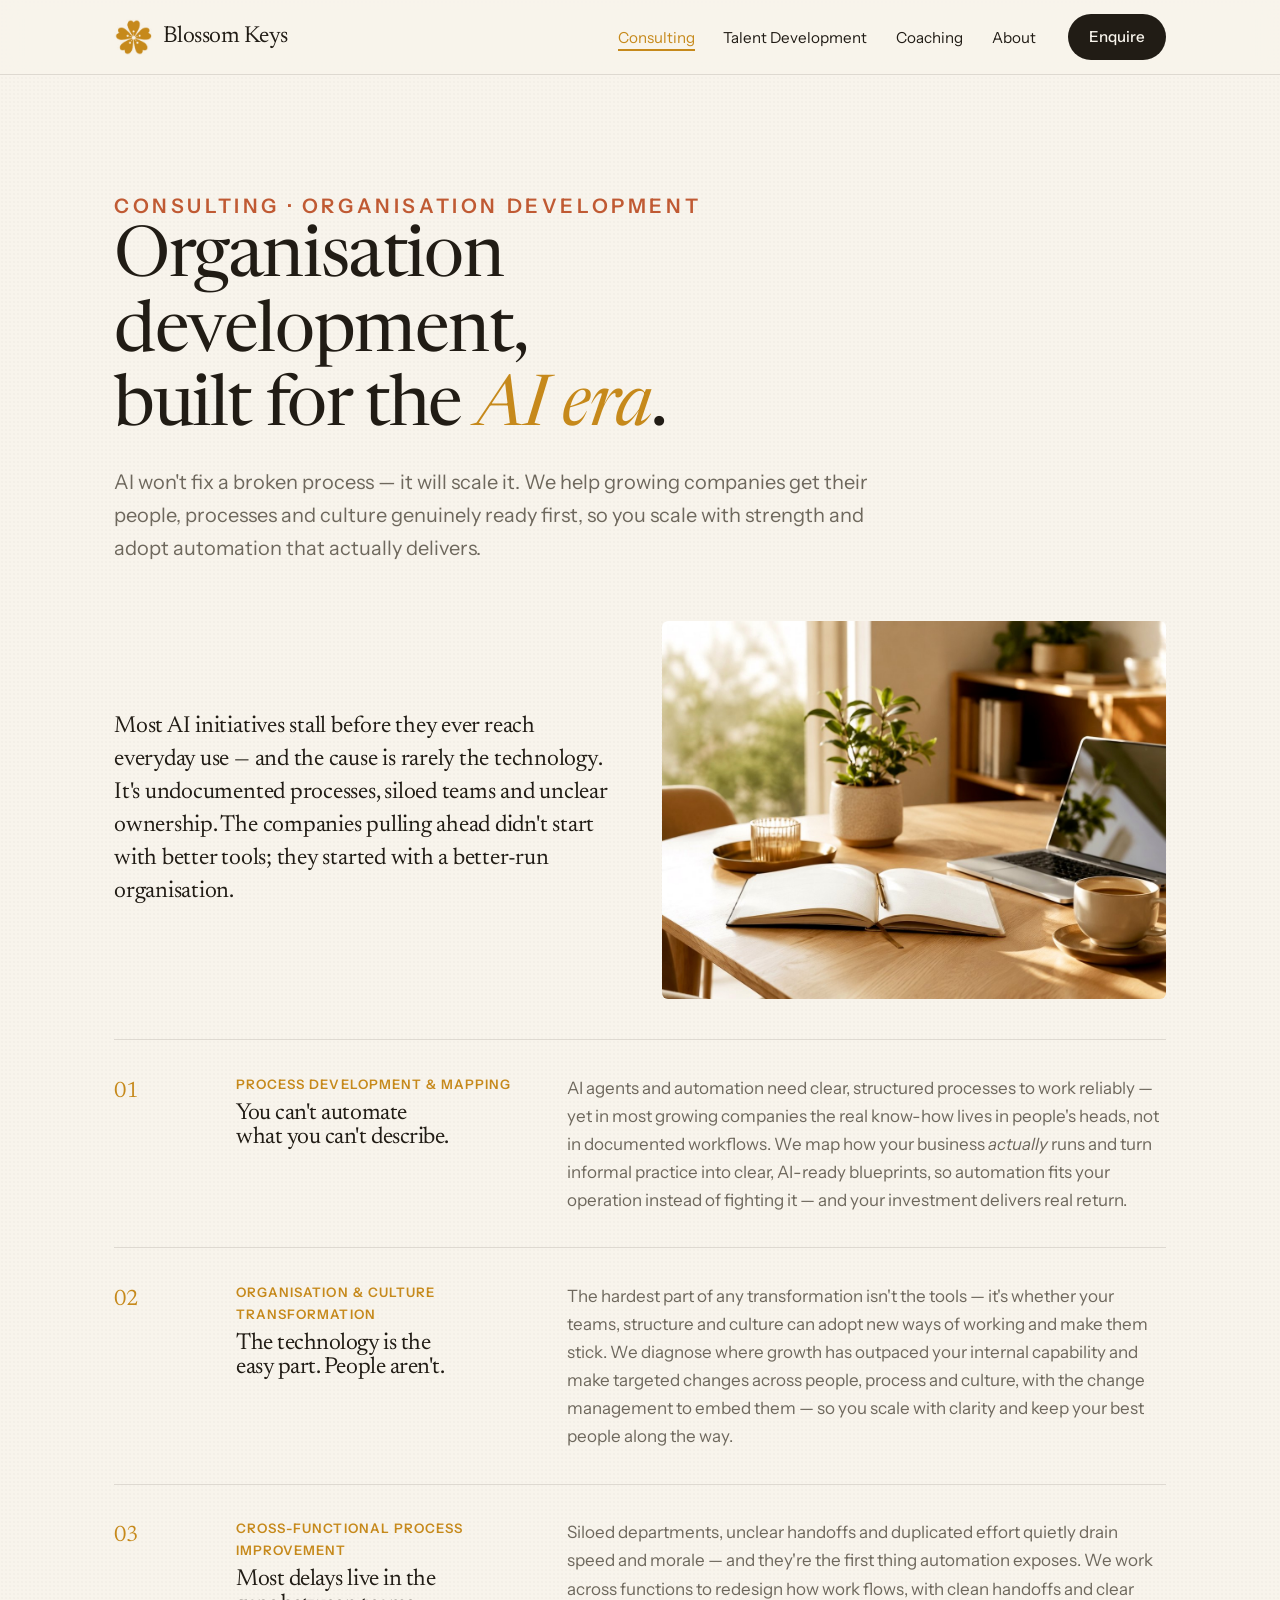
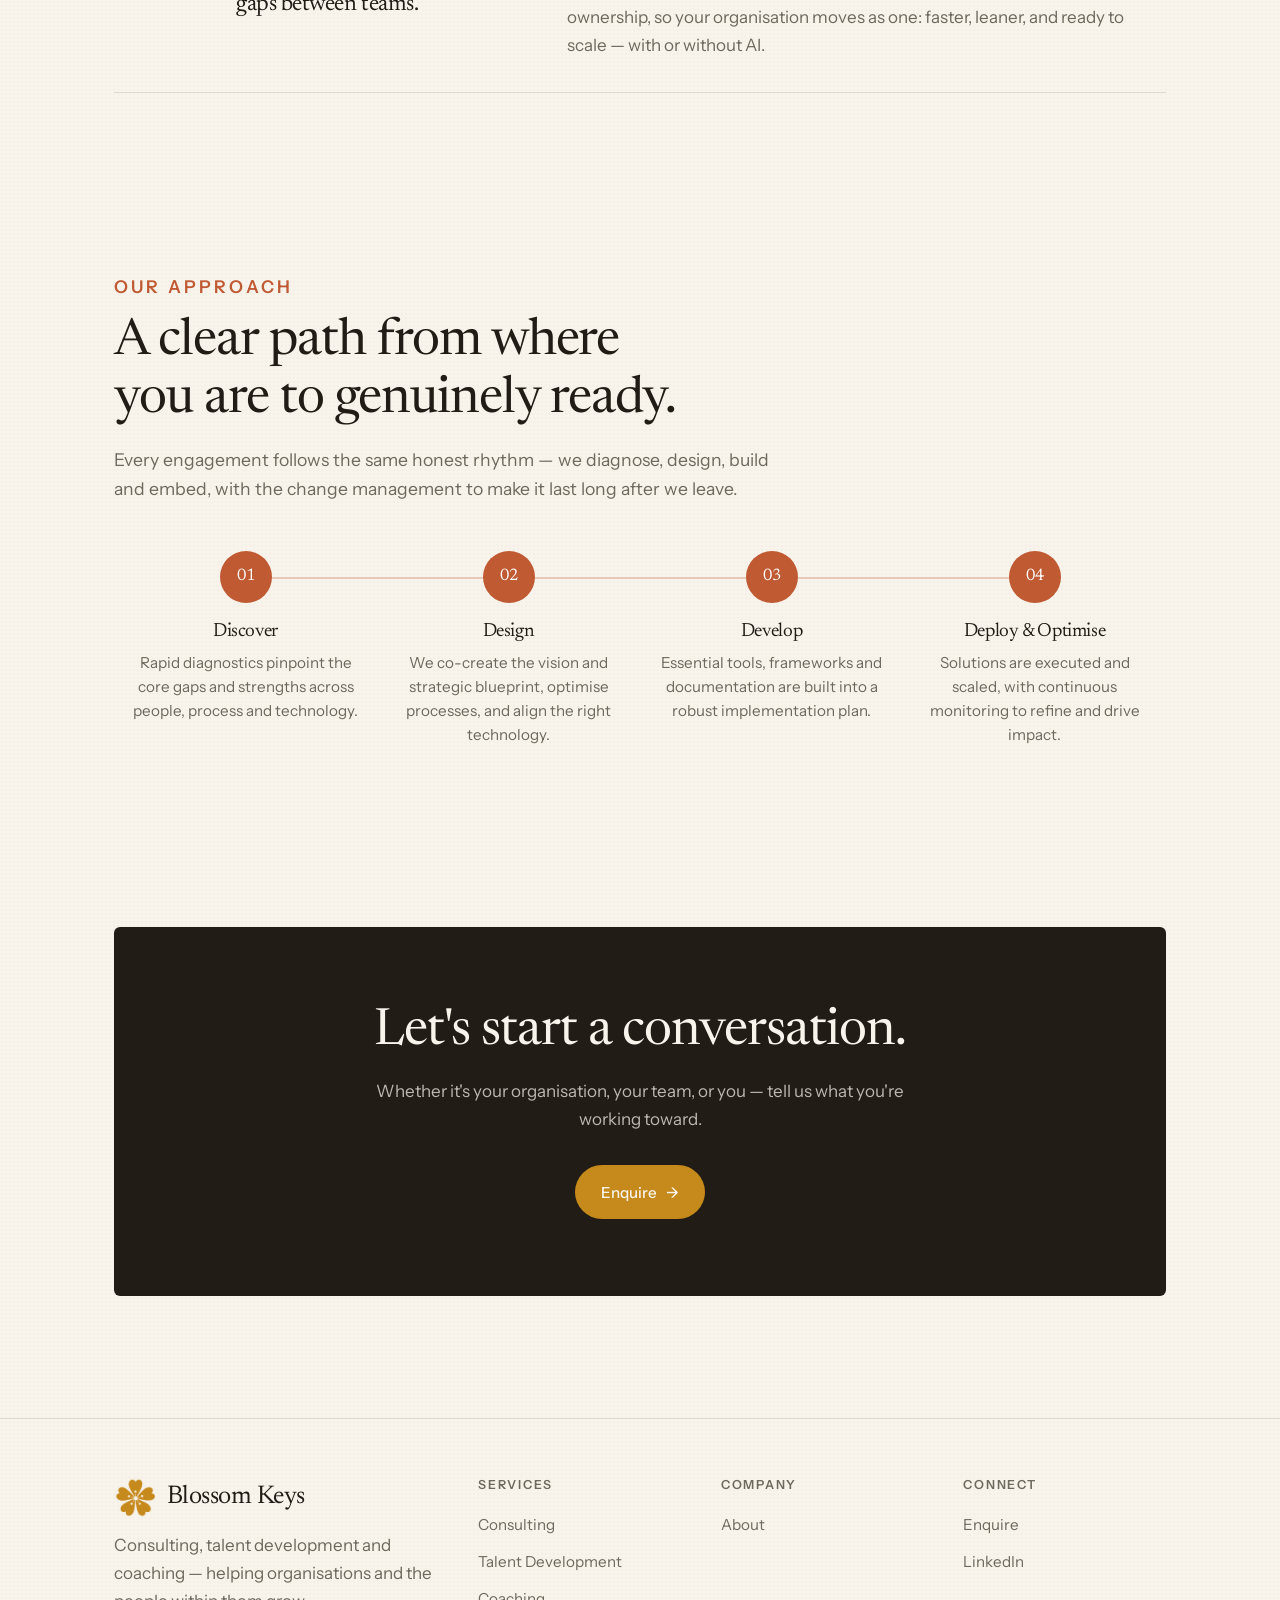
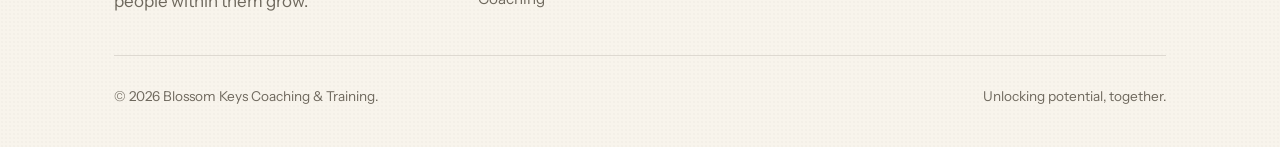
<file: consulting.html>
<!DOCTYPE html>
<html lang="en"><head>
<meta charset="UTF-8" /><meta name="viewport" content="width=device-width, initial-scale=1.0" />
<title>Organisation Development and AI-Readiness Consulting | Blossom Keys</title><meta name="description" content="Organisation development consulting for growing companies in Malaysia. We structure your processes, people and culture to scale &mdash; and get AI-ready before you automate." />
<meta property="og:title" content="Organisation Development and AI-Readiness Consulting | Blossom Keys"><meta property="og:description" content="Organisation development consulting for growing companies in Malaysia. We structure your processes, people and culture to scale &mdash; and get AI-ready before you automate."><meta property="og:type" content="website"><meta property="og:url" content="https://www.blossomkeys.com/consulting.html"><meta property="og:site_name" content="Blossom Keys Coaching &amp; Training"><meta name="twitter:card" content="summary_large_image"><link rel="canonical" href="https://www.blossomkeys.com/consulting.html">
<link rel="preconnect" href="https://fonts.googleapis.com"><link rel="preconnect" href="https://fonts.gstatic.com" crossorigin><link href="https://fonts.googleapis.com/css2?family=Instrument+Sans:wght@400;500;600&family=Newsreader:ital,opsz,wght@0,6..72,400;0,6..72,500;1,6..72,400&display=swap" rel="stylesheet">
<link rel="stylesheet" href="css/styles.css" />

<link rel="icon" type="image/png" sizes="32x32" href="images/favicon-32x32.png"><link rel="icon" type="image/png" sizes="16x16" href="images/favicon-16x16.png"><link rel="icon" href="favicon.ico" sizes="any"><link rel="apple-touch-icon" href="images/apple-touch-icon.png"><meta property="og:image" content="https://www.blossomkeys.com/images/og-image.png"><meta property="og:image:width" content="1200"><meta property="og:image:height" content="630"><meta name="twitter:image" content="https://www.blossomkeys.com/images/og-image.png"></head><body>
<header class="site-header"><div class="container nav">
      <a href="index.html" class="brand"><img src="images/logo-gold.png" class="brand-mark" alt="Blossom Keys logo">Blossom Keys</a>
      <button class="nav-toggle" aria-label="Menu"><span></span><span></span><span></span></button>
      <div class="nav-right"><ul class="nav-links"><li><a href="consulting.html" class="active">Consulting</a></li><li><a href="talent-development.html">Talent Development</a></li><li><a href="coaching.html">Coaching</a></li><li><a href="about.html">About</a></li></ul>
      <a href="about.html#contact" class="btn btn-primary">Enquire</a></div>
    </div></header>
<main>
<section class="page-hero"><div class="container">
    <p class="eyebrow reveal" style="color:var(--c-consult);">Consulting &middot; Organisation Development</p>
    <h1 class="reveal">Organisation development, built for the <em>AI era</em>.</h1>
    <p class="reveal">AI won&#39;t fix a broken process &mdash; it will scale it. We help growing companies get their people, processes and culture genuinely ready first, so you scale with strength and adopt automation that actually delivers.</p>
</div></section>

<section style="padding-top:1.5rem;padding-bottom:1.5rem;"><div class="container consult-intro">
    <div class="reveal">
      <p class="manifesto">Most AI initiatives stall before they ever reach everyday use &mdash; and the cause is rarely the technology. It&#39;s undocumented processes, siloed teams and unclear ownership. The companies pulling ahead didn&#39;t start with better tools; they started with a better-run organisation.</p>
    </div>
    <div class="consult-media reveal"><img src="images/consulting.jpg" alt="A calm, sunlit workspace with a notebook, laptop and coffee"></div>
</div></section>

<section style="padding-top:1rem;"><div class="container"><div class="row-list">
  <div class="row-item reveal"><span class="num">01</span><div><p class="sub">Process Development &amp; Mapping</p><h3>You can&#39;t automate what you can&#39;t describe.</h3></div><div class="body"><p>AI agents and automation need clear, structured processes to work reliably &mdash; yet in most growing companies the real know-how lives in people&#39;s heads, not in documented workflows. We map how your business <em>actually</em> runs and turn informal practice into clear, AI-ready blueprints, so automation fits your operation instead of fighting it &mdash; and your investment delivers real return.</p></div></div>
  <div class="row-item reveal"><span class="num">02</span><div><p class="sub">Organisation &amp; Culture Transformation</p><h3>The technology is the easy part. People aren&#39;t.</h3></div><div class="body"><p>The hardest part of any transformation isn&#39;t the tools &mdash; it&#39;s whether your teams, structure and culture can adopt new ways of working and make them stick. We diagnose where growth has outpaced your internal capability and make targeted changes across people, process and culture, with the change management to embed them &mdash; so you scale with clarity and keep your best people along the way.</p></div></div>
  <div class="row-item reveal"><span class="num">03</span><div><p class="sub">Cross-Functional Process Improvement</p><h3>Most delays live in the gaps between teams.</h3></div><div class="body"><p>Siloed departments, unclear handoffs and duplicated effort quietly drain speed and morale &mdash; and they&#39;re the first thing automation exposes. We work across functions to redesign how work flows, with clean handoffs and clear ownership, so your organisation moves as one: faster, leaner, and ready to scale &mdash; with or without AI.</p></div></div>
</div></div></section>

<section><div class="container">
  <div class="section-head reveal"><p class="eyebrow" style="color:var(--c-consult);">Our approach</p><h2>A clear path from where you are to genuinely ready.</h2><p>Every engagement follows the same honest rhythm &mdash; we diagnose, design, build and embed, with the change management to make it last long after we leave.</p></div>
  <div class="journey">
    <div class="j-item reveal"><div class="j-node">01</div><h3>Discover</h3><p class="desc">Rapid diagnostics pinpoint the core gaps and strengths across people, process and technology.</p></div>
    <div class="j-item reveal"><div class="j-node">02</div><h3>Design</h3><p class="desc">We co-create the vision and strategic blueprint, optimise processes, and align the right technology.</p></div>
    <div class="j-item reveal"><div class="j-node">03</div><h3>Develop</h3><p class="desc">Essential tools, frameworks and documentation are built into a robust implementation plan.</p></div>
    <div class="j-item reveal"><div class="j-node">04</div><h3>Deploy &amp; Optimise</h3><p class="desc">Solutions are executed and scaled, with continuous monitoring to refine and drive impact.</p></div>
  </div>
</div></section>
<section><div class="container"><div class="cta reveal">
<h2>Let&#39;s start a conversation.</h2>
<p>Whether it&#39;s your organisation, your team, or you &mdash; tell us what you&#39;re working toward.</p>
<a href="about.html#contact" class="btn btn-primary">Enquire <span class="arrow">&rarr;</span></a>
</div></div></section>
</main>
<footer class="site-footer"><div class="container">
      <div class="footer-top">
        <div class="footer-brand"><a href="index.html" class="brand"><img src="images/logo-gold.png" class="brand-mark" alt="Blossom Keys logo">Blossom Keys</a>
          <p class="muted" style="max-width:42ch;margin-top:0.7rem;">Consulting, talent development and coaching &mdash; helping organisations and the people within them grow.</p></div>
        <div class="footer-col"><h4>Services</h4><ul>
          <li><a href="consulting.html">Consulting</a></li>
          <li><a href="talent-development.html">Talent Development</a></li>
          <li><a href="coaching.html">Coaching</a></li></ul></div>
        <div class="footer-col"><h4>Company</h4><ul>
          <li><a href="about.html">About</a></li></ul></div>
        <div class="footer-col"><h4>Connect</h4><ul>
          <li><a href="about.html#contact">Enquire</a></li>
          <li><a href="https://my.linkedin.com/in/pui-cheng-shereen-wong" target="_blank" rel="noopener">LinkedIn</a></li></ul></div>
      </div>
      <div class="footer-bottom"><span>&copy; 2026 Blossom Keys Coaching &amp; Training.</span><span>Unlocking potential, together.</span></div>
    </div></footer>
<script src="js/main.js"></script>
</body></html>
</file>
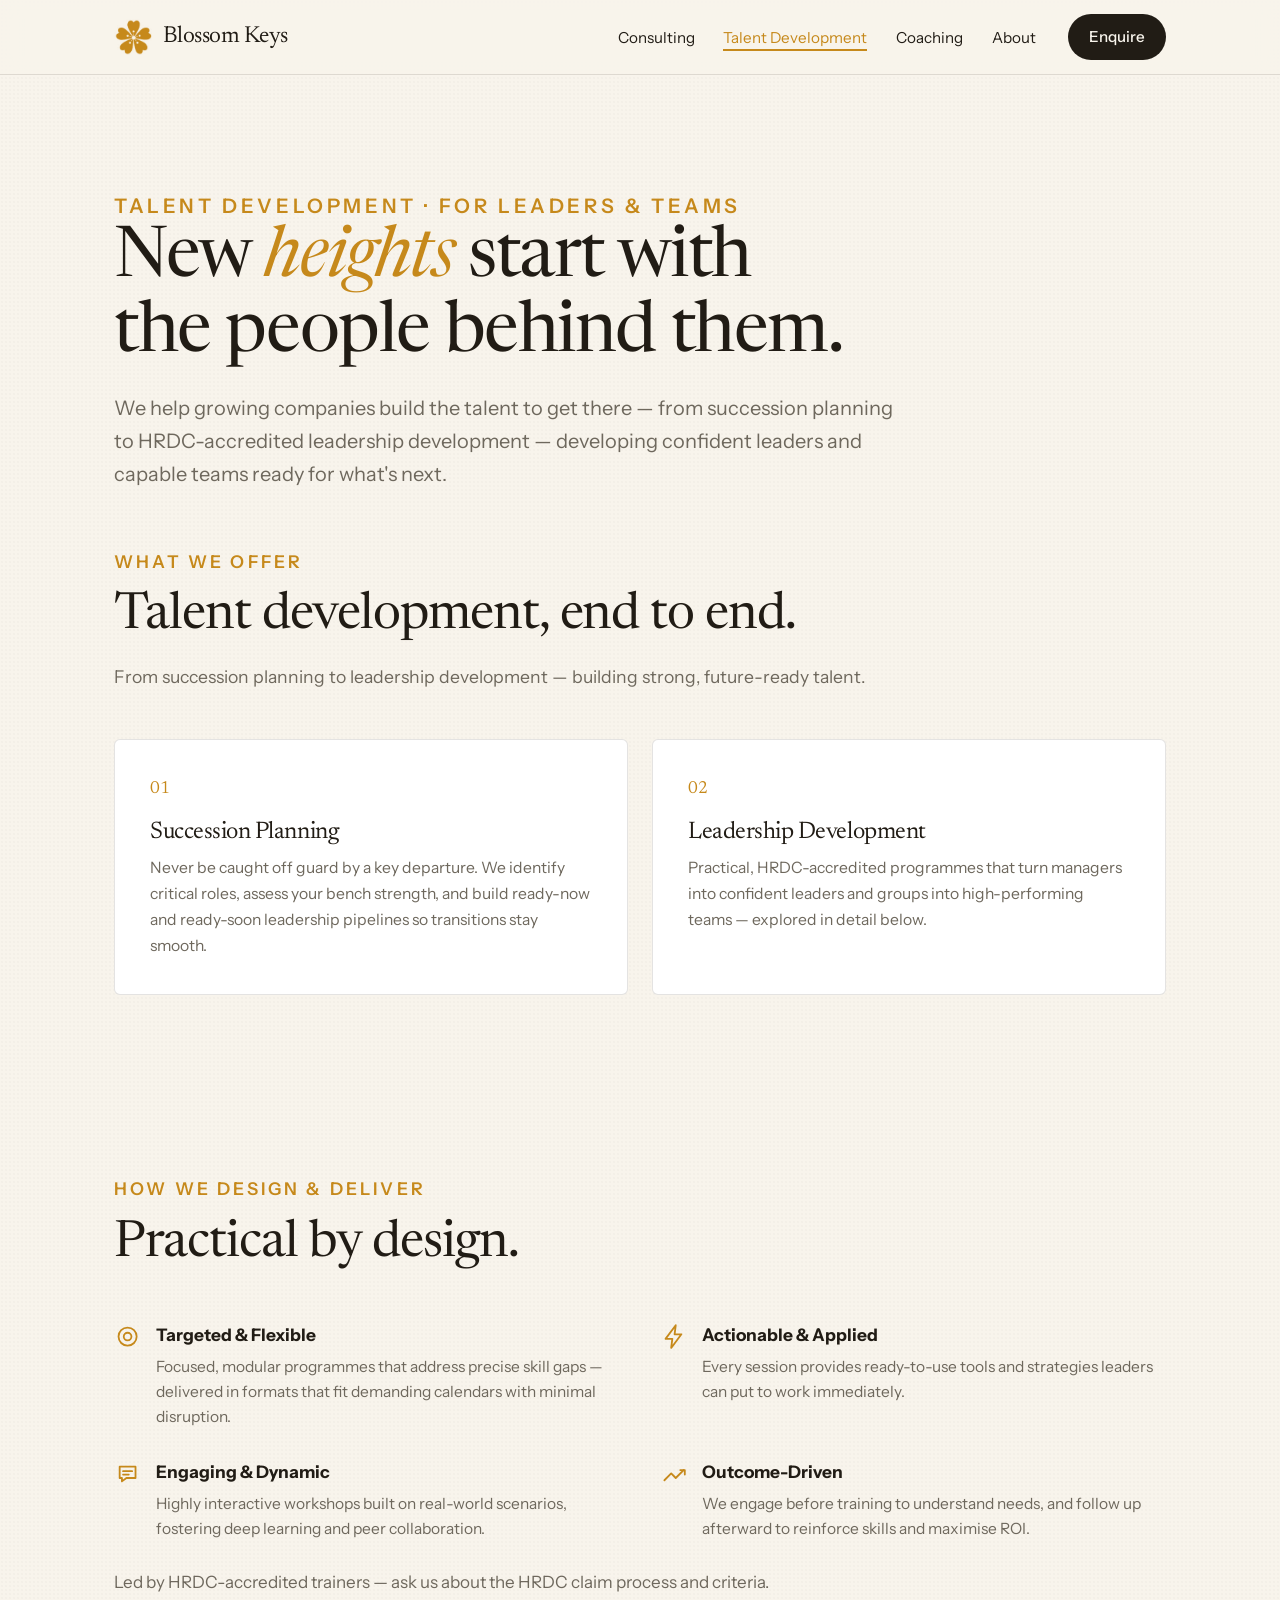
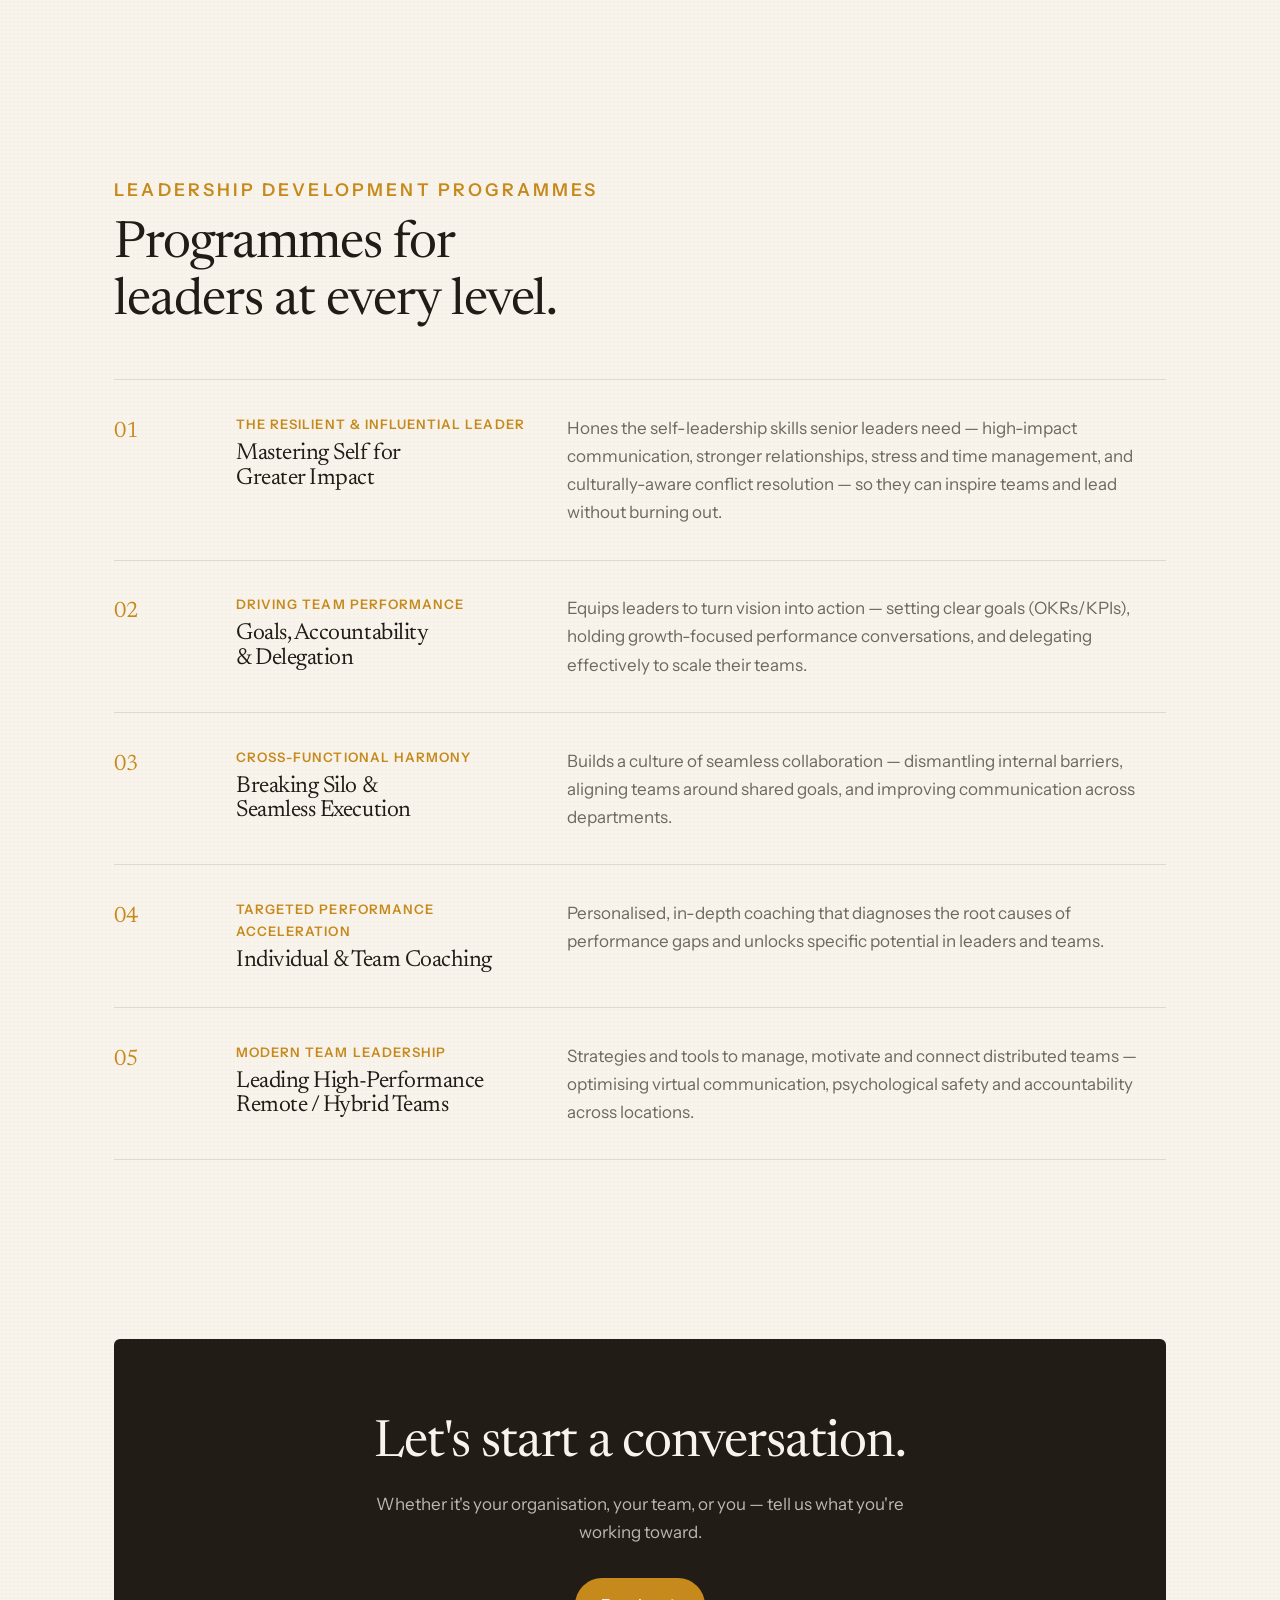
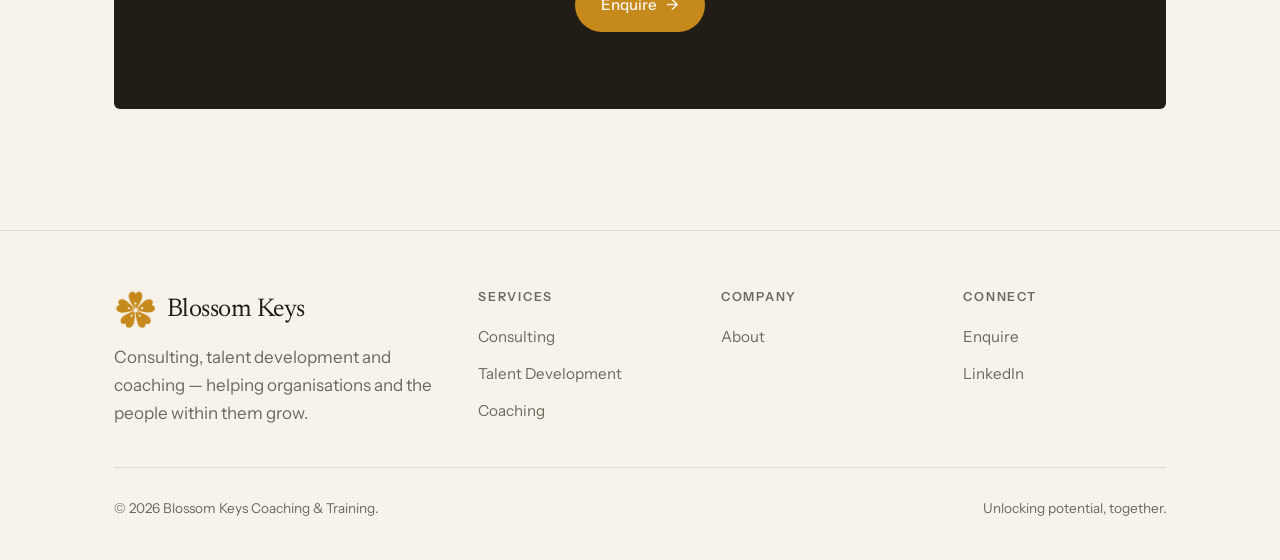
<file: talent-development.html>
<!DOCTYPE html>
<html lang="en"><head>
<meta charset="UTF-8" /><meta name="viewport" content="width=device-width, initial-scale=1.0" />
<title>Talent Development, Succession Planning and Leadership Training Malaysia | Blossom Keys</title><meta name="description" content="Talent development in Malaysia and Southeast Asia &mdash; talent strategy, succession planning, talent assessment and assessment centres, plus HRDC-accredited leadership development." />
<meta property="og:title" content="Talent Development, Succession Planning and Leadership Training Malaysia | Blossom Keys"><meta property="og:description" content="Talent development in Malaysia and Southeast Asia &mdash; talent strategy, succession planning, talent assessment and assessment centres, plus HRDC-accredited leadership development."><meta property="og:type" content="website"><meta property="og:url" content="https://www.blossomkeys.com/talent-development.html"><meta property="og:site_name" content="Blossom Keys Coaching &amp; Training"><meta name="twitter:card" content="summary_large_image"><link rel="canonical" href="https://www.blossomkeys.com/talent-development.html">
<link rel="preconnect" href="https://fonts.googleapis.com"><link rel="preconnect" href="https://fonts.gstatic.com" crossorigin><link href="https://fonts.googleapis.com/css2?family=Instrument+Sans:wght@400;500;600&family=Newsreader:ital,opsz,wght@0,6..72,400;0,6..72,500;1,6..72,400&display=swap" rel="stylesheet">
<link rel="stylesheet" href="css/styles.css" />

<link rel="icon" type="image/png" sizes="32x32" href="images/favicon-32x32.png"><link rel="icon" type="image/png" sizes="16x16" href="images/favicon-16x16.png"><link rel="icon" href="favicon.ico" sizes="any"><link rel="apple-touch-icon" href="images/apple-touch-icon.png"><meta property="og:image" content="https://www.blossomkeys.com/images/og-image.png"><meta property="og:image:width" content="1200"><meta property="og:image:height" content="630"><meta name="twitter:image" content="https://www.blossomkeys.com/images/og-image.png"></head><body>
<header class="site-header"><div class="container nav">
      <a href="index.html" class="brand"><img src="images/logo-gold.png" class="brand-mark" alt="Blossom Keys logo">Blossom Keys</a>
      <button class="nav-toggle" aria-label="Menu"><span></span><span></span><span></span></button>
      <div class="nav-right"><ul class="nav-links"><li><a href="consulting.html">Consulting</a></li><li><a href="talent-development.html" class="active">Talent Development</a></li><li><a href="coaching.html">Coaching</a></li><li><a href="about.html">About</a></li></ul>
      <a href="about.html#contact" class="btn btn-primary">Enquire</a></div>
    </div></header>
<main>
<section class="page-hero"><div class="container">
    <p class="eyebrow reveal" style="color:var(--c-train);">Talent Development &middot; For leaders &amp; teams</p>
    <h1 class="reveal">New <em>heights</em> start with the people behind them.</h1>
    <p class="reveal">We help growing companies build the talent to get there &mdash; from succession planning to HRDC-accredited leadership development &mdash; developing confident leaders and capable teams ready for what&#39;s next.</p>
</div></section>

<section style="padding-top:1.5rem;"><div class="container">
  <div class="section-head section-head--wide reveal"><p class="eyebrow" style="color:var(--c-train);">What we offer</p><h2>Talent development, end to end.</h2><p>From succession planning to leadership development &mdash; building strong, future-ready talent.</p></div>
  <div class="grid grid-2">
    <div class="card reveal"><div class="idx">01</div><h3>Succession Planning</h3><p>Never be caught off guard by a key departure. We identify critical roles, assess your bench strength, and build ready-now and ready-soon leadership pipelines so transitions stay smooth.</p></div>
    <div class="card reveal"><div class="idx">02</div><h3>Leadership Development</h3><p>Practical, HRDC-accredited programmes that turn managers into confident leaders and groups into high-performing teams &mdash; explored in detail below.</p></div>
  </div>
</div></section>

<section><div class="container">
  <div class="section-head reveal"><p class="eyebrow" style="color:var(--c-train);">How we design &amp; deliver</p><h2>Practical by design.</h2></div>
  <div class="trait-grid">
    <div class="trait reveal"><svg class="card-ic" viewBox="0 0 24 24" fill="none" stroke="currentColor" stroke-width="1.6" stroke-linecap="round" stroke-linejoin="round" aria-hidden="true"><circle cx="12" cy="12" r="8"/><circle cx="12" cy="12" r="3.4"/></svg><div><h4>Targeted &amp; Flexible</h4><p>Focused, modular programmes that address precise skill gaps &mdash; delivered in formats that fit demanding calendars with minimal disruption.</p></div></div>
    <div class="trait reveal"><svg class="card-ic" viewBox="0 0 24 24" fill="none" stroke="currentColor" stroke-width="1.6" stroke-linecap="round" stroke-linejoin="round" aria-hidden="true"><path d="M13 2 4 14h6l-1 8 9-12h-6l1-8z"/></svg><div><h4>Actionable &amp; Applied</h4><p>Every session provides ready-to-use tools and strategies leaders can put to work immediately.</p></div></div>
    <div class="trait reveal"><svg class="card-ic" viewBox="0 0 24 24" fill="none" stroke="currentColor" stroke-width="1.6" stroke-linecap="round" stroke-linejoin="round" aria-hidden="true"><path d="M5 5h14v10h-8l-4 3v-3H5z"/><path d="M8 9h8M8 12h5"/></svg><div><h4>Engaging &amp; Dynamic</h4><p>Highly interactive workshops built on real-world scenarios, fostering deep learning and peer collaboration.</p></div></div>
    <div class="trait reveal"><svg class="card-ic" viewBox="0 0 24 24" fill="none" stroke="currentColor" stroke-width="1.6" stroke-linecap="round" stroke-linejoin="round" aria-hidden="true"><path d="M3 17l6-6 4 4 7-7"/><path d="M17 8h4v4"/></svg><div><h4>Outcome-Driven</h4><p>We engage before training to understand needs, and follow up afterward to reinforce skills and maximise ROI.</p></div></div>
  </div>
  <p class="muted reveal" style="margin-top:1.6rem;max-width:62ch;">Led by HRDC-accredited trainers &mdash; ask us about the HRDC claim process and criteria.</p>
</div></section>

<section><div class="container">
  <div class="section-head reveal"><p class="eyebrow" style="color:var(--c-train);">Leadership development programmes</p><h2>Programmes for leaders at every level.</h2></div>
  <div class="row-list">
    <div class="row-item reveal"><span class="num">01</span><div><p class="sub">The Resilient &amp; Influential Leader</p><h3>Mastering Self for Greater Impact</h3></div><div class="body"><p>Hones the self-leadership skills senior leaders need &mdash; high-impact communication, stronger relationships, stress and time management, and culturally-aware conflict resolution &mdash; so they can inspire teams and lead without burning out.</p></div></div>
    <div class="row-item reveal"><span class="num">02</span><div><p class="sub">Driving Team Performance</p><h3>Goals, Accountability &amp; Delegation</h3></div><div class="body"><p>Equips leaders to turn vision into action &mdash; setting clear goals (OKRs/KPIs), holding growth-focused performance conversations, and delegating effectively to scale their teams.</p></div></div>
    <div class="row-item reveal"><span class="num">03</span><div><p class="sub">Cross-Functional Harmony</p><h3>Breaking Silo &amp; Seamless Execution</h3></div><div class="body"><p>Builds a culture of seamless collaboration &mdash; dismantling internal barriers, aligning teams around shared goals, and improving communication across departments.</p></div></div>
    <div class="row-item reveal"><span class="num">04</span><div><p class="sub">Targeted Performance Acceleration</p><h3>Individual &amp; Team Coaching</h3></div><div class="body"><p>Personalised, in-depth coaching that diagnoses the root causes of performance gaps and unlocks specific potential in leaders and teams.</p></div></div>
    <div class="row-item reveal"><span class="num">05</span><div><p class="sub">Modern Team Leadership</p><h3>Leading High-Performance Remote / Hybrid Teams</h3></div><div class="body"><p>Strategies and tools to manage, motivate and connect distributed teams &mdash; optimising virtual communication, psychological safety and accountability across locations.</p></div></div>
  </div>
</div></section>
<section><div class="container"><div class="cta reveal">
<h2>Let&#39;s start a conversation.</h2>
<p>Whether it&#39;s your organisation, your team, or you &mdash; tell us what you&#39;re working toward.</p>
<a href="about.html#contact" class="btn btn-primary">Enquire <span class="arrow">&rarr;</span></a>
</div></div></section>
</main>
<footer class="site-footer"><div class="container">
      <div class="footer-top">
        <div class="footer-brand"><a href="index.html" class="brand"><img src="images/logo-gold.png" class="brand-mark" alt="Blossom Keys logo">Blossom Keys</a>
          <p class="muted" style="max-width:42ch;margin-top:0.7rem;">Consulting, talent development and coaching &mdash; helping organisations and the people within them grow.</p></div>
        <div class="footer-col"><h4>Services</h4><ul>
          <li><a href="consulting.html">Consulting</a></li>
          <li><a href="talent-development.html">Talent Development</a></li>
          <li><a href="coaching.html">Coaching</a></li></ul></div>
        <div class="footer-col"><h4>Company</h4><ul>
          <li><a href="about.html">About</a></li></ul></div>
        <div class="footer-col"><h4>Connect</h4><ul>
          <li><a href="about.html#contact">Enquire</a></li>
          <li><a href="https://my.linkedin.com/in/pui-cheng-shereen-wong" target="_blank" rel="noopener">LinkedIn</a></li></ul></div>
      </div>
      <div class="footer-bottom"><span>&copy; 2026 Blossom Keys Coaching &amp; Training.</span><span>Unlocking potential, together.</span></div>
    </div></footer>
<script src="js/main.js"></script>
</body></html>
</file>
<file: css/styles.css>
/* ===========================================================
   Blossom Keys — Coaching, Training & Consulting
   Warm, editorial, minimal. Edit colors/fonts below to retune.
   =========================================================== */

:root {
  /* Palette */
  --bg:        #F8F4EC;   /* warm cream */
  --surface:   #FFFFFF;
  --ink:       #211C15;   /* warm charcoal */
  --muted:     #6E685D;
  --line:      rgba(33, 28, 21, 0.12);

  --accent:    #C6891B;   /* Blossom Keys gold */
  --accent-dk: #9A6912;

  /* Pillar accents (warm family) */
  --c-consult: #C05A33;   /* terracotta */
  --c-train:   #C6891B;   /* gold */
  --c-coach:   #C26C7E;   /* dusty blossom rose */

  /* Type */
  --display: "Newsreader", Georgia, serif;
  --body:    "Instrument Sans", system-ui, sans-serif;

  /* Rhythm */
  --maxw: 1180px;
  --pad: clamp(1.25rem, 5vw, 4rem);
  --radius: 6px;
}

* { box-sizing: border-box; margin: 0; padding: 0; }
html { scroll-behavior: smooth; }

body {
  background: var(--bg);
  color: var(--ink);
  font-family: var(--body);
  font-size: 17px;
  line-height: 1.65;
  -webkit-font-smoothing: antialiased;
  background-image: radial-gradient(rgba(33,28,21,0.018) 1px, transparent 1px);
  background-size: 4px 4px;
}

img { max-width: 100%; display: block; }
a { color: inherit; text-decoration: none; }

h1, h2, h3 {
  font-family: var(--display);
  font-weight: 400;
  line-height: 1.06;
  letter-spacing: -0.02em;
  font-feature-settings: "liga" 0, "calt" 0, "dlig" 0;
}

.container { width: 100%; max-width: var(--maxw); margin-inline: auto; padding-inline: var(--pad); }
.narrow { max-width: 760px; }

.eyebrow {
  font-size: 0.78rem; letter-spacing: 0.18em; text-transform: uppercase;
  color: var(--accent); font-weight: 600;
}
.muted { color: var(--muted); }

/* ---------- Logo mark ---------- */
.logo-mark { width: 1.5em; height: 1.5em; color: var(--accent); flex: none; }
.brand-mark { width: 1.75em; height: 1.75em; object-fit: contain; flex: none; }

/* ---------- Buttons ---------- */
.btn {
  display: inline-flex; align-items: center; gap: 0.55rem;
  padding: 0.85rem 1.6rem; border-radius: 999px;
  font-size: 0.95rem; font-weight: 500; border: 1px solid transparent;
  transition: transform .25s ease, background .25s ease, color .25s ease, border-color .25s ease;
  cursor: pointer; font-family: var(--body);
}
.btn-primary { background: var(--ink); color: var(--bg); }
.btn-primary:hover { background: var(--accent); transform: translateY(-2px); }
.btn-ghost { border-color: var(--line); color: var(--ink); }
.btn-ghost:hover { border-color: var(--ink); transform: translateY(-2px); }
.btn .arrow { transition: transform .25s ease; }
.btn:hover .arrow { transform: translateX(4px); }

/* ---------- Header ---------- */
.site-header {
  position: sticky; top: 0; z-index: 50;
  backdrop-filter: blur(10px);
  background: rgba(248, 244, 236, 0.8);
  border-bottom: 1px solid var(--line);
}
.nav { display: flex; align-items: center; justify-content: space-between; height: 74px; }
.brand { font-family: var(--display); font-size: 1.45rem; letter-spacing: -0.02em; display: flex; align-items: center; gap: 0.5rem; }
.nav-right { display: flex; align-items: center; gap: 2rem; }
.nav-links { display: flex; gap: 1.8rem; align-items: center; list-style: none; }
.nav-links a { font-size: 0.95rem; position: relative; padding-bottom: 2px; }
.nav-links a::after { content: ""; position: absolute; left: 0; bottom: -2px; width: 0; height: 1.5px; background: var(--accent); transition: width .3s ease; }
.nav-links a:hover::after, .nav-links a.active::after { width: 100%; }
.nav-links a.active { color: var(--accent); }
.nav .btn { padding: 0.6rem 1.25rem; }

.nav-toggle { display: none; background: none; border: 0; cursor: pointer; width: 28px; height: 22px; position: relative; }
.nav-toggle span { position: absolute; left: 0; width: 100%; height: 2px; background: var(--ink); transition: .3s ease; }
.nav-toggle span:nth-child(1) { top: 0; }
.nav-toggle span:nth-child(2) { top: 10px; }
.nav-toggle span:nth-child(3) { top: 20px; }
.nav-toggle.open span:nth-child(1) { top: 10px; transform: rotate(45deg); }
.nav-toggle.open span:nth-child(2) { opacity: 0; }
.nav-toggle.open span:nth-child(3) { top: 10px; transform: rotate(-45deg); }

/* ---------- Hero ---------- */
.hero { padding: clamp(3.5rem, 10vw, 8rem) 0 clamp(2.5rem, 6vw, 5rem); }
.hero h1 { font-size: clamp(2.6rem, 7vw, 5.4rem); max-width: 16ch; margin-bottom: 1.5rem; }
.hero h1 em { font-style: italic; color: var(--accent); }
.hero p { font-size: clamp(1.05rem, 2vw, 1.3rem); color: var(--muted); max-width: 56ch; margin-bottom: 2.5rem; }
.hero-actions { display: flex; gap: 1rem; flex-wrap: wrap; }
.page-hero { padding: clamp(3rem, 8vw, 6rem) 0 2rem; }
.page-hero h1 { font-size: clamp(2.4rem, 6vw, 4.4rem); max-width: 18ch; }
.page-hero h1 em { font-style: italic; color: var(--accent); }
.page-hero p { font-size: clamp(1.05rem, 2vw, 1.25rem); color: var(--muted); max-width: 60ch; margin-top: 1.2rem; }

/* ---------- Sections ---------- */
section { padding: clamp(3rem, 7vw, 6rem) 0; }
.section-head { max-width: 62ch; margin-bottom: 3rem; }
.section-head h2 { font-size: clamp(2rem, 5vw, 3.2rem); margin: 0.8rem 0 1rem; }
.section-head p { color: var(--muted); font-size: 1.1rem; }

/* ---------- Three keys / pillars ---------- */
.grid { display: grid; grid-template-columns: repeat(auto-fit, minmax(280px, 1fr)); gap: 1.5rem; }
.card {
  background: var(--surface); border: 1px solid var(--line);
  border-radius: var(--radius); padding: 2.2rem;
  transition: transform .3s ease, box-shadow .3s ease;
}
.card:hover { transform: translateY(-4px); box-shadow: 0 18px 40px -24px rgba(33,28,21,0.35); }
.card .idx { font-family: var(--display); color: var(--accent); font-size: 1.1rem; }
.card h3 { font-size: 1.5rem; margin: 1rem 0 0.6rem; }
.card p { color: var(--muted); font-size: 0.98rem; }
.card .more { display: inline-block; margin-top: 1.1rem; font-size: 0.9rem; font-weight: 500; color: var(--accent); }

.pillar { border-top: 4px solid var(--accent); }
.pillar.consult { border-color: var(--c-consult); }
.pillar.train   { border-color: var(--c-train); }
.pillar.coach   { border-color: var(--c-coach); }
.pillar .level { font-size: 0.74rem; letter-spacing: 0.16em; text-transform: uppercase; color: var(--muted); font-weight: 600; }
.pillar.consult .more { color: var(--c-consult); }
.pillar.coach .more   { color: var(--c-coach); }

/* ---------- Split feature ---------- */
.split { display: grid; grid-template-columns: 1.1fr 0.9fr; gap: clamp(2rem, 6vw, 5rem); align-items: center; }
.split-media {
  aspect-ratio: 4 / 5; border-radius: var(--radius); position: relative; overflow: hidden;
  background: linear-gradient(140deg, var(--accent) 0%, var(--accent-dk) 100%);
}
.split-media.rose { background: linear-gradient(140deg, #D98AA0, #B05568); }
.split-media.clay { background: linear-gradient(140deg, #D27A52, #A2461F); }
.split-media::after { content: ""; position: absolute; inset: 0; background-image: radial-gradient(rgba(255,255,255,0.16) 1px, transparent 1px); background-size: 12px 12px; }
.split-media .mark { position: absolute; inset: 0; display: grid; place-items: center; color: rgba(255,255,255,0.55); width: 100%; }
.split-media .mark svg { width: 34%; height: auto; }
.split h2 { font-size: clamp(1.9rem, 4.5vw, 3rem); margin-bottom: 1.2rem; }
.split p { color: var(--muted); margin-bottom: 1.1rem; }
.tick-list { list-style: none; display: grid; gap: 0.8rem; margin-top: 1.4rem; }
.tick-list li { display: flex; gap: 0.7rem; align-items: flex-start; }
.tick-list .tick { color: var(--accent); font-weight: 700; }

/* ---------- CTA band ---------- */
.cta { background: var(--ink); color: var(--bg); border-radius: var(--radius); padding: clamp(2.5rem, 6vw, 5rem); text-align: center; }
.cta h2 { font-size: clamp(2rem, 5vw, 3.2rem); margin-bottom: 1rem; color: var(--bg); }
.cta p { color: rgba(248,244,236,0.72); max-width: 48ch; margin: 0 auto 2rem; }
.cta .btn-primary { background: var(--accent); }
.cta .btn-primary:hover { background: var(--bg); color: var(--ink); }

/* ---------- Numbered rows ---------- */
.row-list { border-top: 1px solid var(--line); }
.row-item { display: grid; grid-template-columns: 90px 1fr 2fr; gap: 2rem; padding: 2.1rem 0; border-bottom: 1px solid var(--line); align-items: start; }
.row-item .num { font-family: var(--display); color: var(--accent); font-size: 1.4rem; }
.row-item h3 { font-size: 1.45rem; }
.row-item .sub { color: var(--accent); font-size: 0.82rem; letter-spacing: 0.08em; text-transform: uppercase; font-weight: 600; margin-bottom: 0.4rem; }
.row-item p { color: var(--muted); }

/* ---------- Roadmap (4 phases) ---------- */
.phases { display: grid; grid-template-columns: repeat(auto-fit, minmax(210px, 1fr)); gap: 1.25rem; }
.phase { background: var(--surface); border: 1px solid var(--line); border-radius: var(--radius); padding: 1.8rem; position: relative; }
.phase .step { font-size: 0.74rem; letter-spacing: 0.14em; text-transform: uppercase; color: var(--muted); font-weight: 600; }
.phase h3 { font-size: 1.35rem; margin: 0.5rem 0 0.6rem; color: var(--accent-dk); }
.phase p { color: var(--muted); font-size: 0.95rem; }

/* ---------- Quotes / testimonials ---------- */
.quote { background: var(--surface); border: 1px solid var(--line); border-radius: var(--radius); padding: 2rem; }
.quote .mark { font-family: var(--display); font-size: 3rem; line-height: 0.5; color: var(--accent); display: block; height: 1.2rem; }
.quote p { font-style: italic; color: var(--ink); margin: 0.6rem 0 1rem; }
.quote cite { font-style: normal; color: var(--muted); font-size: 0.9rem; }

/* ---------- Pain points (coaching) ---------- */
.pains { display: grid; grid-template-columns: repeat(auto-fit, minmax(260px, 1fr)); gap: 1rem; }
.pain { background: var(--surface); border: 1px solid var(--line); border-left: 3px solid var(--c-coach); border-radius: var(--radius); padding: 1.3rem 1.5rem; font-style: italic; color: var(--ink); }

/* ---------- Packages ---------- */
.pkg { text-align: left; }
.pkg .tier { font-size: 0.78rem; letter-spacing: 0.14em; text-transform: uppercase; color: var(--c-coach); font-weight: 600; }
.pkg h3 { font-size: 1.6rem; margin: 0.3rem 0 0.6rem; }

/* ---------- Qualifications ---------- */
.quals { list-style: none; display: grid; gap: 0.9rem; }
.quals li { display: grid; grid-template-columns: auto 1fr; gap: 0.9rem; padding-bottom: 0.9rem; border-bottom: 1px solid var(--line); }
.quals .yr { font-family: var(--display); color: var(--accent); font-size: 0.95rem; min-width: 3.5ch; }
.quals .q strong { display: block; }
.quals .q span { color: var(--muted); font-size: 0.92rem; }

/* ---------- Tags ---------- */
.tags { display: flex; flex-wrap: wrap; gap: 0.6rem; margin-top: 1.4rem; }
.tag { font-size: 0.85rem; padding: 0.4rem 0.9rem; border: 1px solid var(--line); border-radius: 999px; color: var(--muted); background: var(--surface); }

/* ---------- Contact ---------- */
.contact-grid { display: grid; grid-template-columns: 1.1fr 0.9fr; gap: clamp(2rem,6vw,4rem); }
.field { margin-bottom: 1.2rem; }
.field label { display: block; font-size: 0.85rem; margin-bottom: 0.45rem; font-weight: 500; }
.field input, .field textarea, .field select {
  width: 100%; padding: 0.9rem 1rem; font-family: var(--body); font-size: 1rem; color: var(--ink);
  background: var(--surface); border: 1px solid var(--line); border-radius: var(--radius); transition: border-color .2s ease;
}
.field input:focus, .field textarea:focus, .field select:focus { outline: none; border-color: var(--accent); }
.field textarea { resize: vertical; min-height: 130px; }
.contact-info { display: grid; gap: 1.6rem; align-content: start; }
.contact-info .label { font-size: 0.76rem; letter-spacing: 0.14em; text-transform: uppercase; color: var(--muted); margin-bottom: 0.2rem; }
.contact-info a, .contact-info p { font-size: 1.1rem; }
.form-note { font-size: 0.85rem; color: var(--muted); margin-top: 0.8rem; }

/* ---------- Footer ---------- */
.site-footer { border-top: 1px solid var(--line); padding: 3.5rem 0 2.5rem; margin-top: 2rem; }
.footer-top { display: grid; grid-template-columns: 1.6fr 1fr 1fr 1fr; gap: 2.5rem; margin-bottom: 2.5rem; }
.footer-top .brand { font-size: 1.6rem; }
.footer-col h4 { font-size: 0.78rem; letter-spacing: 0.14em; text-transform: uppercase; color: var(--muted); margin-bottom: 0.9rem; font-weight: 600; }
.footer-col ul { list-style: none; display: grid; gap: 0.55rem; }
.footer-col a { font-size: 0.95rem; color: var(--muted); }
.footer-col a:hover { color: var(--accent); }
@media (max-width: 760px) { .footer-top { grid-template-columns: 1fr 1fr; } .footer-brand { grid-column: 1 / -1; } }
.footer-bottom { display: flex; justify-content: space-between; flex-wrap: wrap; gap: 1rem; padding-top: 1.8rem; border-top: 1px solid var(--line); font-size: 0.85rem; color: var(--muted); }

/* ---------- Reveal ---------- */
.reveal { opacity: 0; transform: translateY(22px); transition: opacity .7s ease, transform .7s ease; }
.reveal.in { opacity: 1; transform: none; }

/* ---------- Responsive ---------- */
@media (max-width: 920px) {
  .split { grid-template-columns: 1fr; }
  .split-media { order: -1; aspect-ratio: 16/10; }
  .contact-grid { grid-template-columns: 1fr; }
  .row-item { grid-template-columns: 60px 1fr; }
  .row-item .body { grid-column: 1 / -1; }
}
@media (max-width: 760px) {
  .nav-toggle { display: block; }
  .nav-right { gap: 1rem; }
  .nav-links {
    position: absolute; top: 74px; left: 0; right: 0; flex-direction: column; gap: 0;
    background: var(--bg); border-bottom: 1px solid var(--line); max-height: 0; overflow: hidden; transition: max-height .35s ease;
  }
  .nav-links.open { max-height: 420px; }
  .nav-links li { width: 100%; border-top: 1px solid var(--line); }
  .nav-links a { display: block; padding: 1rem var(--pad); }
}
@media (prefers-reduced-motion: reduce) { * { animation: none !important; transition: none !important; } .reveal { opacity: 1; transform: none; } }

/* ---------- Added: 2x2 grid, visual tile, levels diagram ---------- */
.grid-2 { display: grid; grid-template-columns: repeat(2, 1fr); gap: 1.5rem; }
.tile-visual {
  border-radius: var(--radius); padding: 1.9rem 2.1rem; position: relative; overflow: hidden;
  min-height: 240px; display: flex; align-items: center; gap: 1.5rem;
  background: #F3E7D6; border: 1px solid rgba(33,28,21,0.07);
}
.tile-img { width: 40%; max-width: 170px; height: 200px; object-fit: contain; flex-shrink: 0; }
.tile-text { flex: 1; }
.tile-visual h3 { color: var(--ink); font-size: 1.55rem; }
.tile-visual p { color: rgba(33,28,21,0.72); margin-top: 0.55rem; font-size: 0.98rem; line-height: 1.6; }
@media (max-width: 600px) {
  .tile-visual { flex-direction: column; text-align: center; padding: 2rem; }
  .tile-img { width: 58%; max-width: 190px; height: 175px; }
}
.diagram-wrap { display: flex; justify-content: center; align-items: center; }
.diagram-wrap svg { width: 100%; max-width: 360px; height: auto; }
@media (max-width: 760px) { .grid-2 { grid-template-columns: 1fr; } }

/* ---------- Added: hero art, vector artwork panels, example callout ---------- */
.hero-split { display: grid; grid-template-columns: 1.05fr 0.95fr; gap: clamp(2rem, 6vw, 4.5rem); align-items: center; }
.hero-art { aspect-ratio: 4 / 5; border-radius: var(--radius); position: relative; overflow: hidden; }
.art-svg { position: absolute; inset: 0; width: 100%; height: 100%; display: block; }
.split-media.art { background: none; }
.split-media.art::after { display: none; }
.example { background: var(--surface); border: 1px solid var(--line); border-left: 3px solid var(--accent); border-radius: var(--radius); padding: 1.6rem 1.9rem; }
.example p { margin-top: 0.3rem; }
.credstrip { text-align: center; }
.credstrip .lead { font-size: 0.82rem; letter-spacing: 0.1em; text-transform: uppercase; color: var(--muted); margin-bottom: 1rem; }
.credstrip .tags { justify-content: center; }
@media (max-width: 920px) { .hero-split { grid-template-columns: 1fr; } .hero-art { aspect-ratio: 16 / 10; } }

/* ---------- Added: in-practice example two-column ---------- */
.ex-grid { display: grid; grid-template-columns: 1.1fr 0.9fr; gap: 2.2rem; align-items: center; }
.ex-list { list-style: none; display: grid; gap: 0.7rem; margin: 0.9rem 0 0.9rem; }
.ex-list li { display: flex; gap: 0.6rem; align-items: baseline; }
.ex-list strong { color: var(--ink); }
.ex-note { font-size: 0.8rem; font-style: italic; color: var(--muted); }
.conv-svg { width: 100%; height: auto; max-width: 320px; display: block; margin-inline: auto; }
@media (max-width: 760px) { .ex-grid { grid-template-columns: 1fr; } }

/* ---------- Added: pill 'fit' list + full-width result strip ---------- */
.fit-list { list-style: none; display: grid; gap: 0.9rem; margin-top: 1.5rem; }
.fit-list li { display: grid; grid-template-columns: 172px 1fr; gap: 0.9rem; align-items: center; }
.pill { display: inline-block; justify-self: start; width: 172px; text-align: center; padding: 0.4rem 0.7rem; border-radius: 999px; color: #fff; font-size: 0.9rem; font-weight: 600; white-space: nowrap; }
.pill-consult { background: var(--c-consult); }
.pill-train { background: var(--c-train); }
.pill-coach { background: var(--c-coach); }
.fit-list .desc { color: var(--ink); }
.ex-result { margin-top: 0.8rem; font-size: 1rem; }
.ex-result strong { color: var(--accent); }
@media (max-width: 560px) { .fit-list li { grid-template-columns: 1fr; gap: 0.3rem; } }

/* ---------- Added: Coaching page layouts ---------- */
.familiar { display: grid; grid-template-columns: 1.05fr 0.95fr; gap: clamp(2rem, 5vw, 3.5rem); align-items: center; }
.familiar-text h2 { font-size: clamp(2rem, 5vw, 3.2rem); margin-bottom: 1.6rem; }
.quote-lines { list-style: none; display: grid; gap: 1rem; }
.quote-lines li { font-style: italic; font-size: 1.1rem; color: var(--ink); border-left: 3px solid var(--c-coach); padding-left: 1rem; line-height: 1.5; }
.familiar-photo { border-radius: var(--radius); overflow: hidden; aspect-ratio: 4 / 5; }
.familiar-photo img { width: 100%; height: 100%; object-fit: cover; object-position: 62% 50%; display: block; }
.why-grid { display: grid; grid-template-columns: 0.9fr 1.1fr; gap: clamp(2rem, 5vw, 4rem); align-items: start; }
.panel-soft { background: linear-gradient(135deg, #F6E9EC, #F3EFE6); border: 1px solid var(--line); border-radius: var(--radius); padding: clamp(2rem, 5vw, 3.5rem); }
.grid-3 { grid-template-columns: repeat(3, 1fr); }
@media (max-width: 860px) {
  .familiar { grid-template-columns: 1fr; }
  .familiar-photo { order: -1; aspect-ratio: 16 / 10; }
  .why-grid { grid-template-columns: 1fr; gap: 1.5rem; }
  .grid-3 { grid-template-columns: 1fr; }
}

/* ---------- Added: Coaching Option B + photo layouts ---------- */
.why-center { text-align: center; }
.pull { font-family: var(--display); font-size: clamp(1.7rem, 4vw, 2.9rem); line-height: 1.22; letter-spacing: -0.02em; max-width: 22ch; margin: 0.7rem auto 0; font-feature-settings: "liga" 0, "calt" 0, "dlig" 0; }
.support-row { display: grid; grid-template-columns: repeat(3, 1fr); gap: 2.4rem; margin-top: 3rem; }
.support-item .ic { display: block; width: 34px; height: 34px; margin: 0 auto 0.8rem; color: var(--c-coach); }
.support-item p { color: var(--muted); }
.why-close { margin-top: 2.5rem; font-style: italic; max-width: none; margin-inline: auto; color: var(--c-coach); }
.num-list { list-style: none; display: grid; gap: 1.1rem; margin-top: 1.4rem; }
.num-list li { display: grid; grid-template-columns: auto 1fr; gap: 1rem; align-items: baseline; }
.num-list .n { font-family: var(--display); color: var(--c-coach); font-size: 1.5rem; min-width: 2ch; }
.who-intro { display: grid; grid-template-columns: 0.78fr 1.22fr; gap: clamp(2rem, 5vw, 3.5rem); align-items: center; margin-bottom: 2.5rem; }
.who-intro p:not(.eyebrow) { font-size: 1.14rem; line-height: 1.72; margin-top: 0.6rem; }
.who-photo { border-radius: var(--radius); overflow: hidden; aspect-ratio: 5 / 4; }
.who-photo img { width: 100%; height: 100%; object-fit: cover; display: block; }
.pkg-grid { display: grid; grid-template-columns: 0.62fr 1.38fr; gap: clamp(1.5rem, 4vw, 2.6rem); align-items: stretch; }
.pkg-photo { border-radius: var(--radius); overflow: hidden; position: relative; min-height: 300px; }
.pkg-photo img { position: absolute; inset: 0; width: 100%; height: 100%; object-fit: cover; display: block; }
.pkg-stack { display: grid; grid-template-columns: repeat(3, 1fr); gap: 0.9rem; margin-top: 1.4rem; }
.pkg-stack .card { padding: 1.2rem 1.3rem; }
@media (max-width: 860px) {
  .support-row { grid-template-columns: 1fr; gap: 1.6rem; }
  .who-intro { grid-template-columns: 1fr; }
  .pkg-grid { grid-template-columns: 1fr; }
  .pkg-photo { min-height: 0; aspect-ratio: 16 / 10; }
  .pkg-stack { grid-template-columns: 1fr; }
}

/* ---------- Added: card icons (Practical by design) ---------- */
.card .card-ic { display: block; width: 30px; height: 30px; color: var(--c-train); margin-bottom: 0.9rem; }

/* ---------- Added: social icon (LinkedIn) ---------- */
.social-ic { display: inline-flex; width: 30px; height: 30px; color: var(--ink); transition: color 0.2s ease; }
.social-ic:hover { color: var(--accent); }
.social-ic svg { width: 100%; height: 100%; }

/* ---------- Added: Consulting journey path ---------- */
.journey { display: grid; grid-template-columns: repeat(4, 1fr); margin-top: 2.5rem; }
.j-item { position: relative; text-align: center; padding: 0 0.8rem; }
.j-node { width: 52px; height: 52px; border-radius: 50%; background: var(--c-consult); color: #fff; display: flex; align-items: center; justify-content: center; font-family: var(--display); font-size: 1.05rem; margin: 0 auto 1.2rem; position: relative; z-index: 1; }
.j-item:not(:last-child)::before { content: ""; position: absolute; top: 26px; left: 50%; width: 100%; height: 2px; background: rgba(192,90,51,0.28); z-index: 0; }
.j-item h3 { font-size: 1.2rem; margin-bottom: 0.5rem; }
.j-item .desc { color: var(--muted); font-size: 0.95rem; line-height: 1.6; }
@media (max-width: 820px) {
  .journey { grid-template-columns: 1fr; gap: 1.8rem; max-width: 420px; margin-inline: auto; }
  .j-item:not(:last-child)::before { display: none; }
}

/* ---------- Added: horizontal 3-across fit summary (diagram removed) ---------- */
.fit-row { grid-template-columns: repeat(3, 1fr); gap: 1.4rem; max-width: 1020px; margin: 2.2rem auto 0; }
.fit-row li { grid-template-columns: 1fr; justify-items: center; text-align: center; gap: 0.55rem; }
.fit-row .desc { color: var(--muted); }
@media (max-width: 760px) { .fit-row { grid-template-columns: 1fr; max-width: 340px; gap: 1.3rem; } }

/* ---------- Added: centre the pills above their descriptions ---------- */
.fit-row .pill { justify-self: center; }

/* ---------- Added: About 'who we are' background blocks ---------- */
.about-block { margin-top: 1.9rem; }
.about-block .eyebrow { margin-bottom: 0.45rem; }
.about-block p:not(.eyebrow) { color: var(--muted); }

/* ---------- Added: About 'who we are' with photo ---------- */
.about-who { display: grid; grid-template-columns: 1.1fr 0.9fr; gap: 3rem; align-items: stretch; }
.about-media { height: 100%; }
.about-media img { width: 100%; height: 100%; object-fit: cover; object-position: center; border-radius: var(--radius); display: block; min-height: 340px; }
@media (max-width: 820px) { .about-who { grid-template-columns: 1fr; gap: 2rem; } .about-media img { min-height: 260px; max-height: 380px; } }

/* ---------- Added: consistent section-heading size (fixes small Coaching headings) ---------- */
h2 { font-size: clamp(2rem, 5vw, 3.2rem); line-height: 1.12; }

/* ---------- Added: lighter 'trait' layout for Talent 'Practical by design' ---------- */
.trait-grid { display: grid; grid-template-columns: repeat(2, 1fr); gap: 1.8rem 2.6rem; margin-top: 2rem; }
.trait { display: flex; gap: 0.9rem; align-items: flex-start; }
.trait .card-ic { width: 1.7rem; height: 1.7rem; color: var(--c-train); flex: none; margin-top: 0.15rem; }
.trait h4 { font-size: 1.08rem; margin-bottom: 0.35rem; }
.trait p { color: var(--muted); font-size: 0.97rem; line-height: 1.6; }
@media (max-width: 680px) { .trait-grid { grid-template-columns: 1fr; gap: 1.5rem; } }

/* ---------- Added: About lead line ---------- */
.about-lead { color: var(--muted); max-width: 48ch; font-size: 1.05rem; margin-bottom: 0.2rem; }

/* ---------- Added: prominent form confirmation + tidy text wrapping ---------- */
.form-note.is-success { margin-top: 1.1rem; padding: 0.95rem 1.15rem; border-radius: 12px; background: rgba(198,137,27,0.12); border: 1px solid rgba(198,137,27,0.42); color: var(--accent-dk); font-weight: 600; font-size: 1.05rem; }
.form-note.is-error { margin-top: 1.1rem; padding: 0.95rem 1.15rem; border-radius: 12px; background: rgba(192,90,51,0.10); border: 1px solid rgba(192,90,51,0.42); color: var(--c-consult); font-weight: 600; }
h1, h2, h3 { text-wrap: balance; }

/* ---------- Added: Consulting intro photo beside manifesto ---------- */
.consult-intro { display: grid; grid-template-columns: 1fr 1fr; gap: 2.8rem; align-items: center; }
.consult-intro .manifesto { font-size: clamp(1.15rem, 2.1vw, 1.45rem); font-family: var(--display); line-height: 1.42; letter-spacing: -0.01em; }
.consult-media img { width: 100%; aspect-ratio: 4 / 3; object-fit: cover; border-radius: var(--radius); display: block; }
@media (max-width: 820px) { .consult-intro { grid-template-columns: 1fr; gap: 1.8rem; } .consult-media img { aspect-ratio: 16 / 10; } }

/* ---------- Added: widened heading block (one-line intro) ---------- */
.section-head--wide { max-width: none; }

/* ---------- Added: centered summary heading block ---------- */
.section-head--center { text-align: center; margin-left: auto; margin-right: auto; }
</file>
